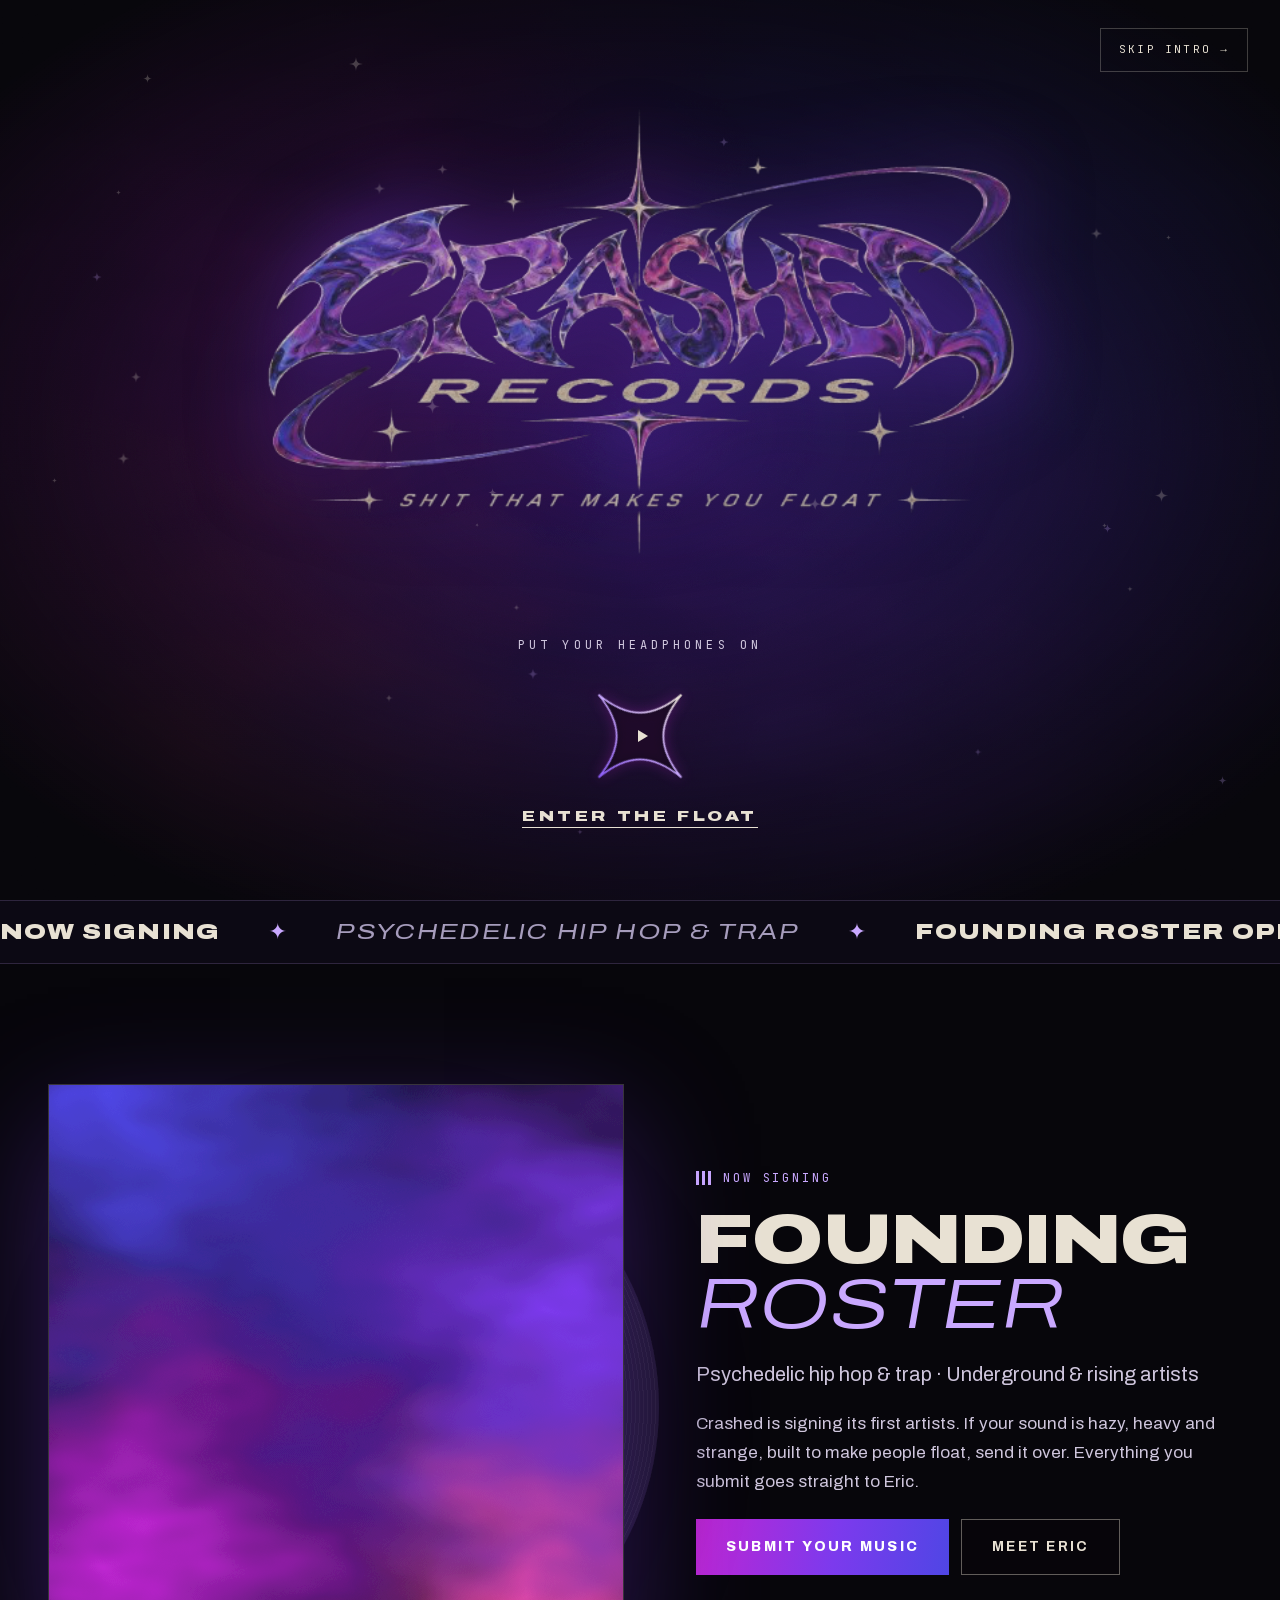
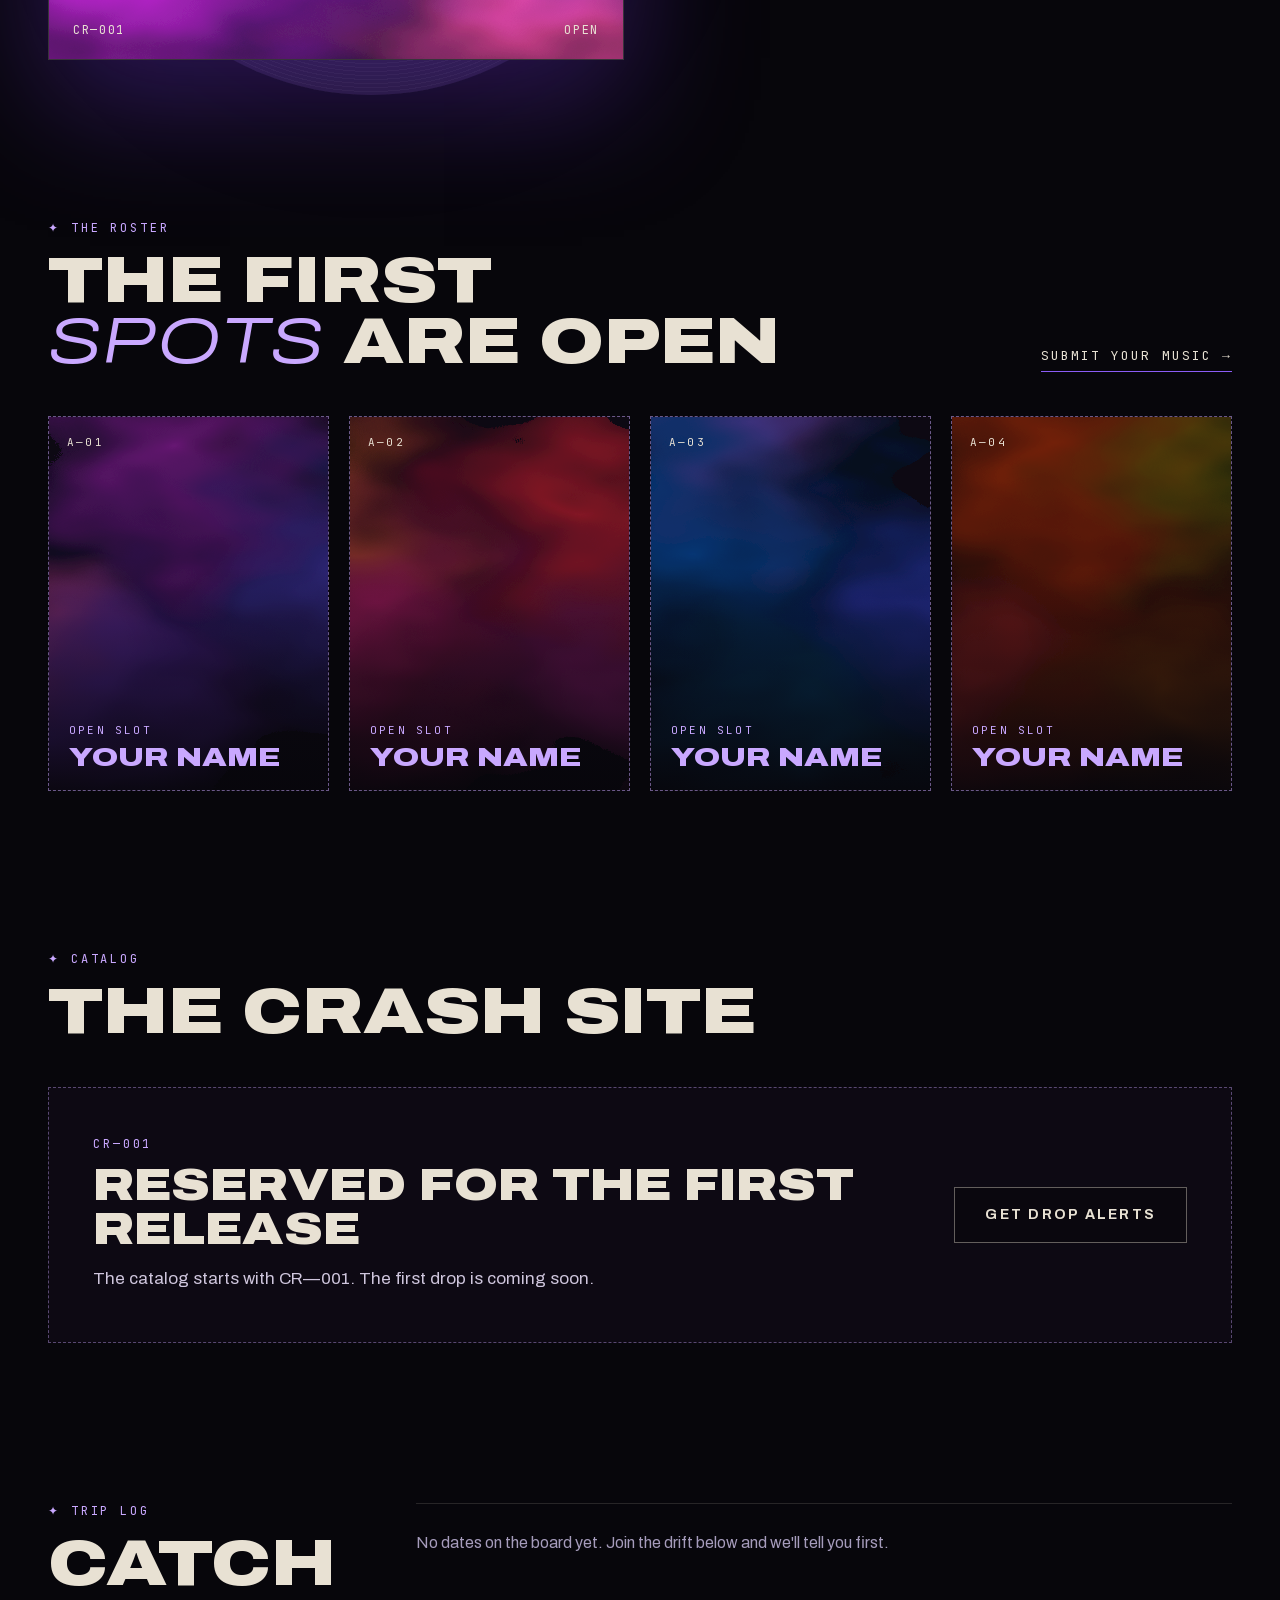
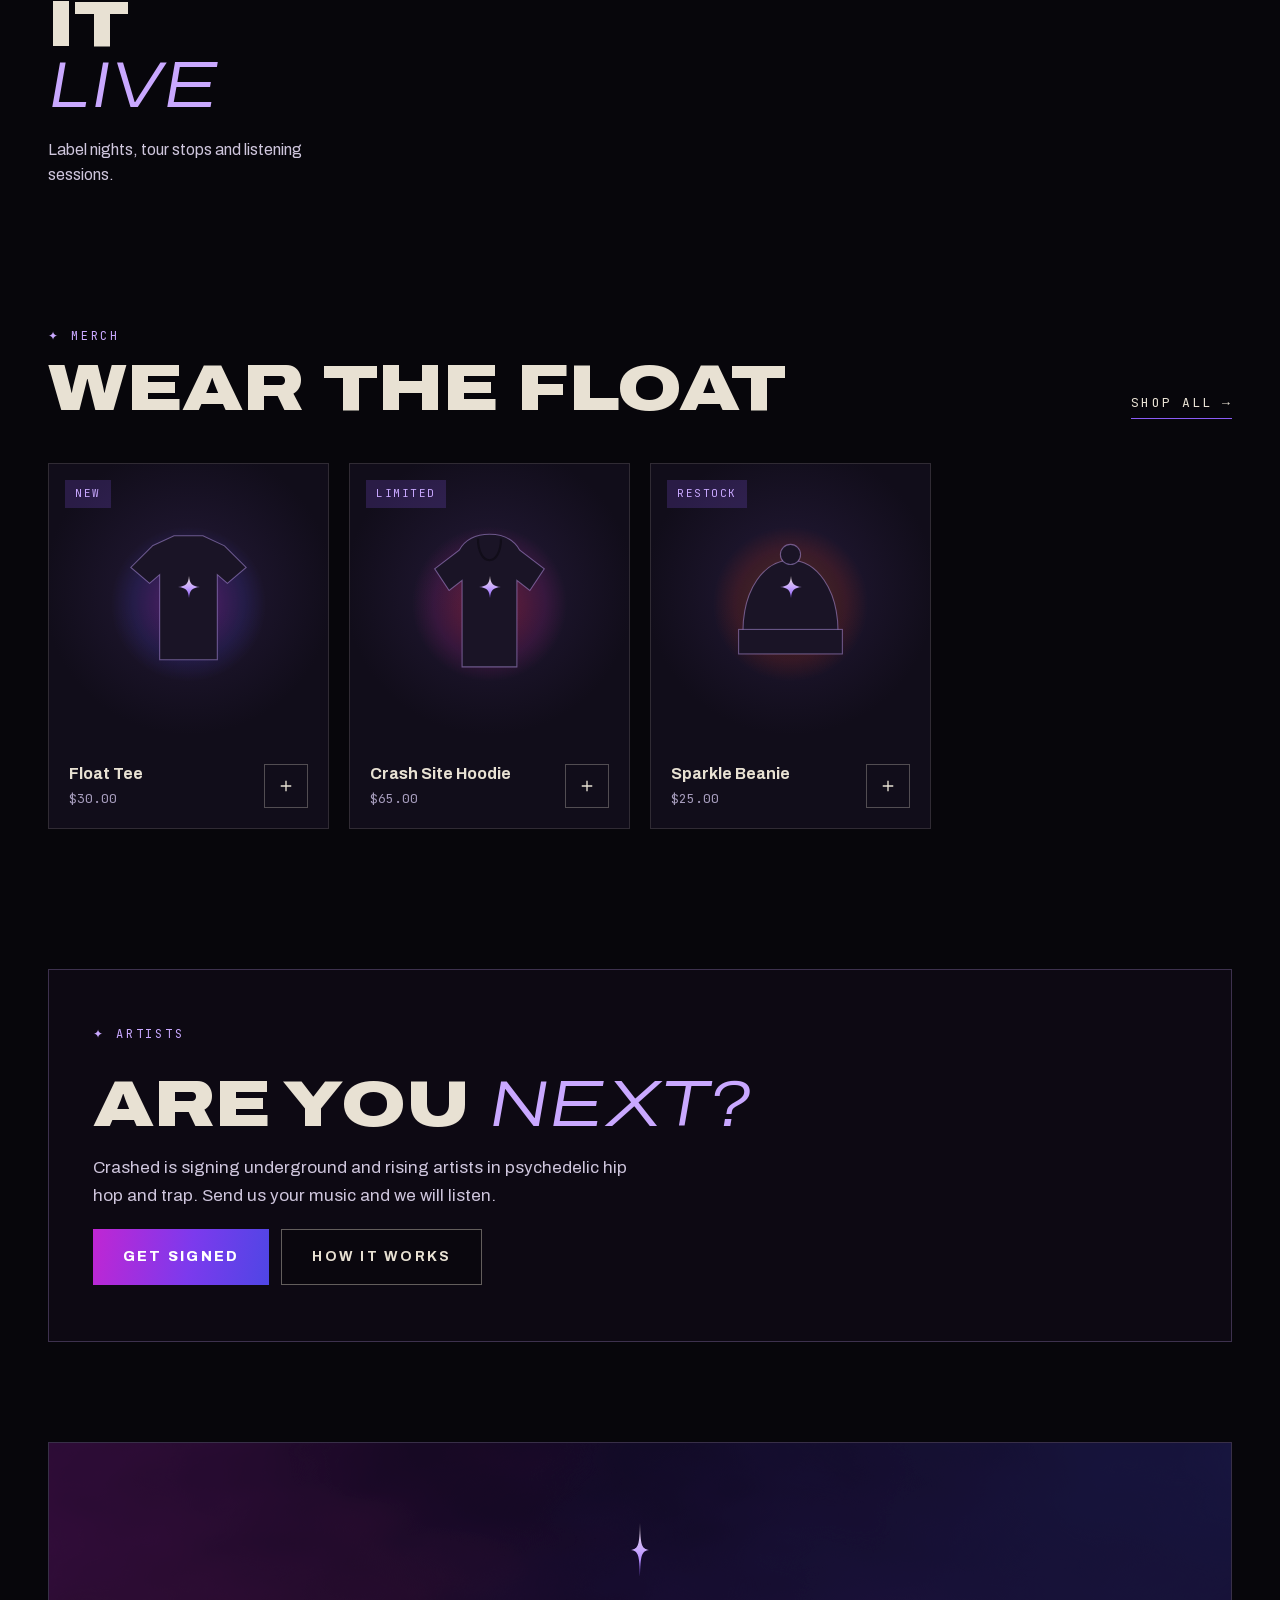
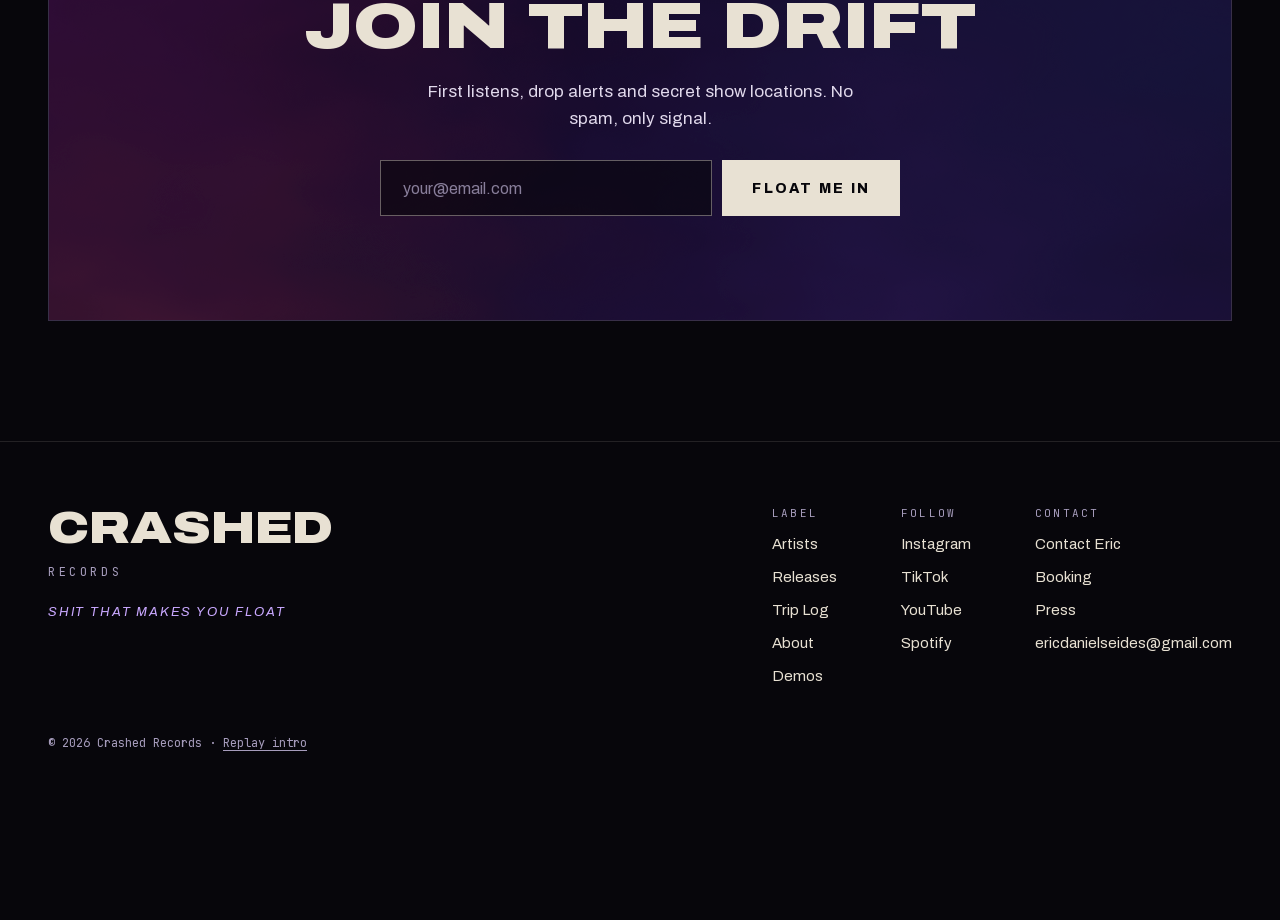
<file: index.html>
<!DOCTYPE html>
<html lang="en">
<head>
<meta charset="utf-8">
<meta name="viewport" content="width=device-width, initial-scale=1, viewport-fit=cover">
<title>Crashed Records</title>
<meta name="description" content="Crashed Records — psychedelic hip hop & rap from the other side of the sky. Shit that makes you float.">
<meta name="theme-color" content="#07060B">
<meta property="og:type" content="website">
<meta property="og:title" content="Crashed Records">
<meta property="og:description" content="Psychedelic hip hop & rap from the other side of the sky.">
<meta property="og:site_name" content="Crashed Records">
<meta property="og:url" content="https://crashedrecords.com/">
<meta property="og:image" content="https://crashedrecords.com/assets/img/og-image.png">
<meta property="og:image:width" content="1200">
<meta property="og:image:height" content="630">
<meta name="twitter:card" content="summary_large_image">
<meta name="twitter:title" content="Crashed Records">
<meta name="twitter:description" content="Psychedelic hip hop & rap from the other side of the sky.">
<meta name="twitter:image" content="https://crashedrecords.com/assets/img/og-image.png">
<link rel="canonical" href="https://crashedrecords.com/">
<link rel="icon" href="data:image/svg+xml,%3Csvg xmlns='http://www.w3.org/2000/svg' viewBox='0 0 24 24'%3E%3Cdefs%3E%3ClinearGradient id='g' x1='0' y1='0' x2='0' y2='1'%3E%3Cstop offset='0' stop-color='%23E8E1D3'/%3E%3Cstop offset='.5' stop-color='%23C9A8FF'/%3E%3Cstop offset='1' stop-color='%238B5CF6'/%3E%3C/linearGradient%3E%3C/defs%3E%3Cpath d='M12 0C12.8 8.6 15.4 11.2 24 12C15.4 12.8 12.8 15.4 12 24C11.2 15.4 8.6 12.8 0 12C8.6 11.2 11.2 8.6 12 0Z' fill='url(%23g)'/%3E%3C/svg%3E">
<link rel="preload" href="assets/fonts/archivo-latin.woff2" as="font" type="font/woff2" crossorigin>
<link rel="stylesheet" href="assets/css/styles.css">
<link rel="stylesheet" href="assets/css/intro.css">
</head>
<body>
<a href="#view" class="skip-link">Skip to content</a>

<!-- shared SVG defs: liquid marble warp, film grain, star gradient -->
<svg aria-hidden="true" width="0" height="0" style="position:absolute">
  <defs>
    <filter id="cr-liquid" x="-20%" y="-20%" width="140%" height="140%">
      <feTurbulence type="fractalNoise" baseFrequency="0.006 0.011" numOctaves="3" seed="11" result="t"/>
      <feDisplacementMap in="SourceGraphic" in2="t" scale="220" xChannelSelector="R" yChannelSelector="G"/>
    </filter>
    <filter id="cr-grain">
      <feTurbulence type="fractalNoise" baseFrequency="0.85" numOctaves="2" stitchTiles="stitch"/>
      <feColorMatrix type="saturate" values="0"/>
    </filter>
    <linearGradient id="cr-star" x1="0" y1="0" x2="0" y2="1">
      <stop offset="0" stop-color="#E8E1D3"/><stop offset=".5" stop-color="#C9A8FF"/><stop offset="1" stop-color="#8B5CF6"/>
    </linearGradient>
  </defs>
</svg>

<header class="site-header">
  <nav aria-label="Primary" class="nav">
    <a href="#/" class="brand" aria-label="Crashed Records home">
      <svg aria-hidden="true" width="20" height="20" viewBox="0 0 24 24"><path d="M12 0C12.8 8.6 15.4 11.2 24 12C15.4 12.8 12.8 15.4 12 24C11.2 15.4 8.6 12.8 0 12C8.6 11.2 11.2 8.6 12 0Z" fill="url(#cr-star)"/></svg>
      CRASHED
    </a>
    <div class="nav-links">
      <a href="#/artists" data-nav="artists">Artists</a>
      <a href="#/releases" data-nav="releases">Releases</a>
      <a href="#/trip-log" data-nav="trip-log">Trip Log</a>
      <a href="#/visuals" data-nav="visuals">Visuals</a>
      <a href="#/shop" data-nav="merch">Merch</a>
      <a href="#/about" data-nav="about">About</a>
      <a href="#/get-signed" class="nav-cta" data-nav="signed">Get signed</a>
    </div>
    <div class="nav-actions">
      <button type="button" aria-label="Search" class="cr-star-btn" data-action="open-search">
        <svg aria-hidden="true" class="cr-star-shape" viewBox="0 0 64 64"><path d="M32 1C34 21 43 30 63 32C43 34 34 43 32 63C30 43 21 34 1 32C21 30 30 21 32 1Z" fill="rgba(7,6,11,.55)" stroke="url(#cr-star)" stroke-width="1.2"/></svg>
        <svg aria-hidden="true" width="14" height="14" viewBox="0 0 24 24" fill="none" stroke="currentColor" stroke-width="2.2" style="position:relative"><circle cx="11" cy="11" r="7"/><path d="M20 20l-3.5-3.5"/></svg>
      </button>
      <button type="button" aria-label="Cart" class="cr-star-btn" data-action="open-cart">
        <svg aria-hidden="true" class="cr-star-shape" viewBox="0 0 64 64"><path d="M32 1C34 21 43 30 63 32C43 34 34 43 32 63C30 43 21 34 1 32C21 30 30 21 32 1Z" fill="rgba(7,6,11,.55)" stroke="url(#cr-star)" stroke-width="1.2"/></svg>
        <svg aria-hidden="true" width="14" height="14" viewBox="0 0 24 24" fill="none" stroke="currentColor" stroke-width="2.2" style="position:relative"><path d="M6 7h12l-1 13H7L6 7z"/><path d="M9 7a3 3 0 016 0"/></svg>
        <span class="cart-count" hidden>0</span>
      </button>
      <button type="button" class="btn-listen cr-btn" data-action="listen">Listen</button>
      <button type="button" class="menu-btn" aria-label="Open menu" aria-expanded="false" aria-controls="mobile-menu" data-action="open-menu">
        <svg aria-hidden="true" width="18" height="18" viewBox="0 0 24 24" fill="none" stroke="currentColor" stroke-width="1.8"><path d="M4 8h16M4 16h16"/></svg>
      </button>
    </div>
  </nav>
</header>

<main id="view" tabindex="-1"></main>

<!-- ============ PERSISTENT PLAYER ============ -->
<div class="player-dock">
  <div id="player" class="player" role="region" aria-label="Music player" data-react>
    <div aria-hidden="true" class="p-disc"><div class="cr-liquid" style="position:absolute;inset:-30%"><div class="cr-marble" style="position:absolute;inset:0"></div></div><span class="p-hole"></span></div>
    <button type="button" class="p-skip hide-sm" data-action="prev" aria-label="Previous track"><svg aria-hidden="true" width="14" height="14" viewBox="0 0 24 24"><path d="M6 5h2v14H6zM20 5v14L9 12z" fill="currentColor"/></svg></button>
    <button type="button" class="p-toggle" data-action="toggle" aria-label="Play"></button>
    <button type="button" class="p-skip hide-sm" data-action="next" aria-label="Next track"><svg aria-hidden="true" width="14" height="14" viewBox="0 0 24 24"><path d="M16 5h2v14h-2zM4 5v14l11-7z" fill="currentColor"/></svg></button>
    <div class="p-info">
      <a class="p-title" href="#/"></a>
      <a class="p-artist" href="#/"></a>
    </div>
    <div class="p-progress hide-sm">
      <span class="p-cur">0:00</span>
      <input class="p-seek range" type="range" min="0" max="1" step="0.001" value="0" aria-label="Seek">
      <span class="p-dur">0:00</span>
    </div>
    <label class="p-volume hide-md"><span class="sr-only">Volume</span>
      <svg aria-hidden="true" width="16" height="16" viewBox="0 0 24 24" fill="none" stroke="currentColor" stroke-width="1.8"><path d="M4 9h4l5-4v14l-5-4H4z"/><path d="M16 9a4 4 0 010 6"/></svg>
      <input class="p-vol range" type="range" min="0" max="1" step="0.01" value="0.8">
    </label>
    <button type="button" class="p-queue-btn p-float-btn" data-action="float" aria-label="Float mode: full-screen listening"><svg aria-hidden="true" width="14" height="14" viewBox="0 0 24 24" fill="none" stroke="currentColor" stroke-width="2"><path d="M4 9V4h5M20 9V4h-5M4 15v5h5M20 15v5h-5"/></svg><span class="hide-sm">Float</span></button>
    <button type="button" class="p-queue-btn" data-action="queue" aria-expanded="false" aria-controls="queue">Queue</button>
    <div id="queue" class="queue" hidden>
      <p class="credit-h">Playing from <span class="queue-from"></span></p>
      <ol id="queue-list"></ol>
      <button type="button" id="viz-toggle" class="viz-toggle" aria-pressed="true">Reactive visuals <span class="viz-toggle-state">On</span></button>
    </div>
  </div>
</div>

<!-- ============ OVERLAYS ============ -->
<div id="float" class="layer layer-float" role="dialog" aria-modal="true" aria-label="Float mode" hidden>
  <div aria-hidden="true" class="cr-liquid float-bg" data-viz="float" data-viz-zoom="1.5"><div class="cr-marble float-marble"></div></div>
  <div aria-hidden="true" class="float-shade"></div>
  <div class="float-top">
    <p class="eyebrow">✦ Float mode</p>
    <div class="float-tools">
      <button type="button" class="float-btn f-fs" data-action="float-fs">Full screen</button>
      <button type="button" class="float-btn" data-action="close">Exit <kbd>Esc</kbd></button>
    </div>
  </div>
  <div class="float-center" data-react>
    <p class="float-release"></p>
    <h2 class="float-title"></h2>
    <p class="float-artist"></p>
  </div>
  <div class="float-bottom">
    <div class="float-progress"><span class="f-cur">0:00</span><input class="f-seek range" type="range" min="0" max="1" step="0.001" value="0" aria-label="Seek"><span class="f-dur">0:00</span></div>
    <div class="float-controls">
      <button type="button" class="f-skip" data-action="prev" aria-label="Previous track"><svg aria-hidden="true" width="16" height="16" viewBox="0 0 24 24"><path d="M6 5h2v14H6zM20 5v14L9 12z" fill="currentColor"/></svg></button>
      <button type="button" class="f-toggle" data-action="toggle" data-autofocus aria-label="Play"></button>
      <button type="button" class="f-skip" data-action="next" aria-label="Next track"><svg aria-hidden="true" width="16" height="16" viewBox="0 0 24 24"><path d="M16 5h2v14h-2zM4 5v14l11-7z" fill="currentColor"/></svg></button>
    </div>
    <p class="float-hint">Space play / pause · ← → seek · F full screen · Esc exit</p>
  </div>
</div>

<div id="search" class="layer layer-search" role="dialog" aria-modal="true" aria-label="Search" hidden>
  <div class="layer-backdrop"></div>
  <div class="search-panel">
    <div class="search-bar">
      <svg aria-hidden="true" width="20" height="20" viewBox="0 0 24 24" fill="none" stroke="currentColor" stroke-width="2"><circle cx="11" cy="11" r="7"/><path d="M20 20l-3.5-3.5"/></svg>
      <label for="search-input" class="sr-only">Search</label>
      <input id="search-input" type="search" placeholder="Search the float…" autocomplete="off" data-autofocus>
      <button type="button" class="close-btn" data-action="close" aria-label="Close search">Esc</button>
    </div>
    <div id="search-results" class="search-results" aria-live="polite"></div>
  </div>
</div>

<div id="cart" class="layer layer-drawer" role="dialog" aria-modal="true" aria-labelledby="cart-h" hidden>
  <div class="layer-backdrop"></div>
  <aside class="drawer">
    <div class="drawer-head"><h2 id="cart-h" class="h-buy">Your cart</h2><button type="button" class="close-btn" data-action="close" aria-label="Close cart">✕</button></div>
    <div id="cart-body" class="drawer-body"></div>
    <div id="cart-foot" class="drawer-foot"></div>
  </aside>
</div>

<div id="product-modal" class="layer layer-modal" role="dialog" aria-modal="true" aria-labelledby="product-title" hidden>
  <div class="layer-backdrop"></div>
  <div class="modal"><button type="button" class="close-btn modal-close" data-action="close" aria-label="Close">✕</button><div id="product-body"></div></div>
</div>

<div id="video-modal" class="layer layer-modal" role="dialog" aria-modal="true" aria-label="Video" hidden>
  <div class="layer-backdrop"></div>
  <div class="modal modal-video"><button type="button" class="close-btn modal-close" data-action="close" aria-label="Close video">✕</button><div id="video-frame" class="video-frame"></div></div>
</div>

<div id="mobile-menu" class="layer layer-menu" role="dialog" aria-modal="true" aria-label="Menu" hidden>
  <div class="menu-panel">
    <div class="menu-head">
      <a href="#/" class="brand">CRASHED</a>
      <button type="button" class="close-btn" data-action="close" aria-label="Close menu">✕</button>
    </div>
    <nav class="mobile-menu" aria-label="Mobile">
      <a href="#/artists" data-nav="artists">Artists</a>
      <a href="#/releases" data-nav="releases">Releases</a>
      <a href="#/shows" data-nav="trip-log">Trip Log</a>
      <a href="#/visuals" data-nav="visuals">Visuals</a>
      <a href="#/shop" data-nav="merch">Merch</a>
      <a href="#/about" data-nav="about">About</a>
      <a href="#/get-signed" data-nav="signed">Get signed</a>
      <a href="#/contact/general" data-nav="contact">Contact</a>
    </nav>
    <div class="menu-foot">
      <button type="button" class="btn btn-prism" data-action="listen">Listen now</button>
      <button type="button" class="btn btn-ghost" data-action="open-search">Search</button>
    </div>
  </div>
</div>

<div id="toast" class="toast" role="status" aria-live="polite"></div>

<noscript><p style="padding:120px 24px;color:#E8E1D3;font-family:sans-serif;text-align:center">Crashed Records needs JavaScript to float. Please enable it.</p></noscript>

<script src="assets/js/data.js"></script>
<script>/* preview the site with sample artists and releases: add ?demo to the address */
if (/[?&]demo(=|&|$)/.test(location.search)) document.write('<script src="assets/js/sample-content.js"><\/script>');</script>
<script src="assets/js/player.js"></script>
<script src="assets/js/ambient.js"></script>
<script src="assets/js/app.js"></script>
<script src="assets/js/viz.js"></script>
<script src="assets/js/intro.js"></script>
</body>
</html>
</file>
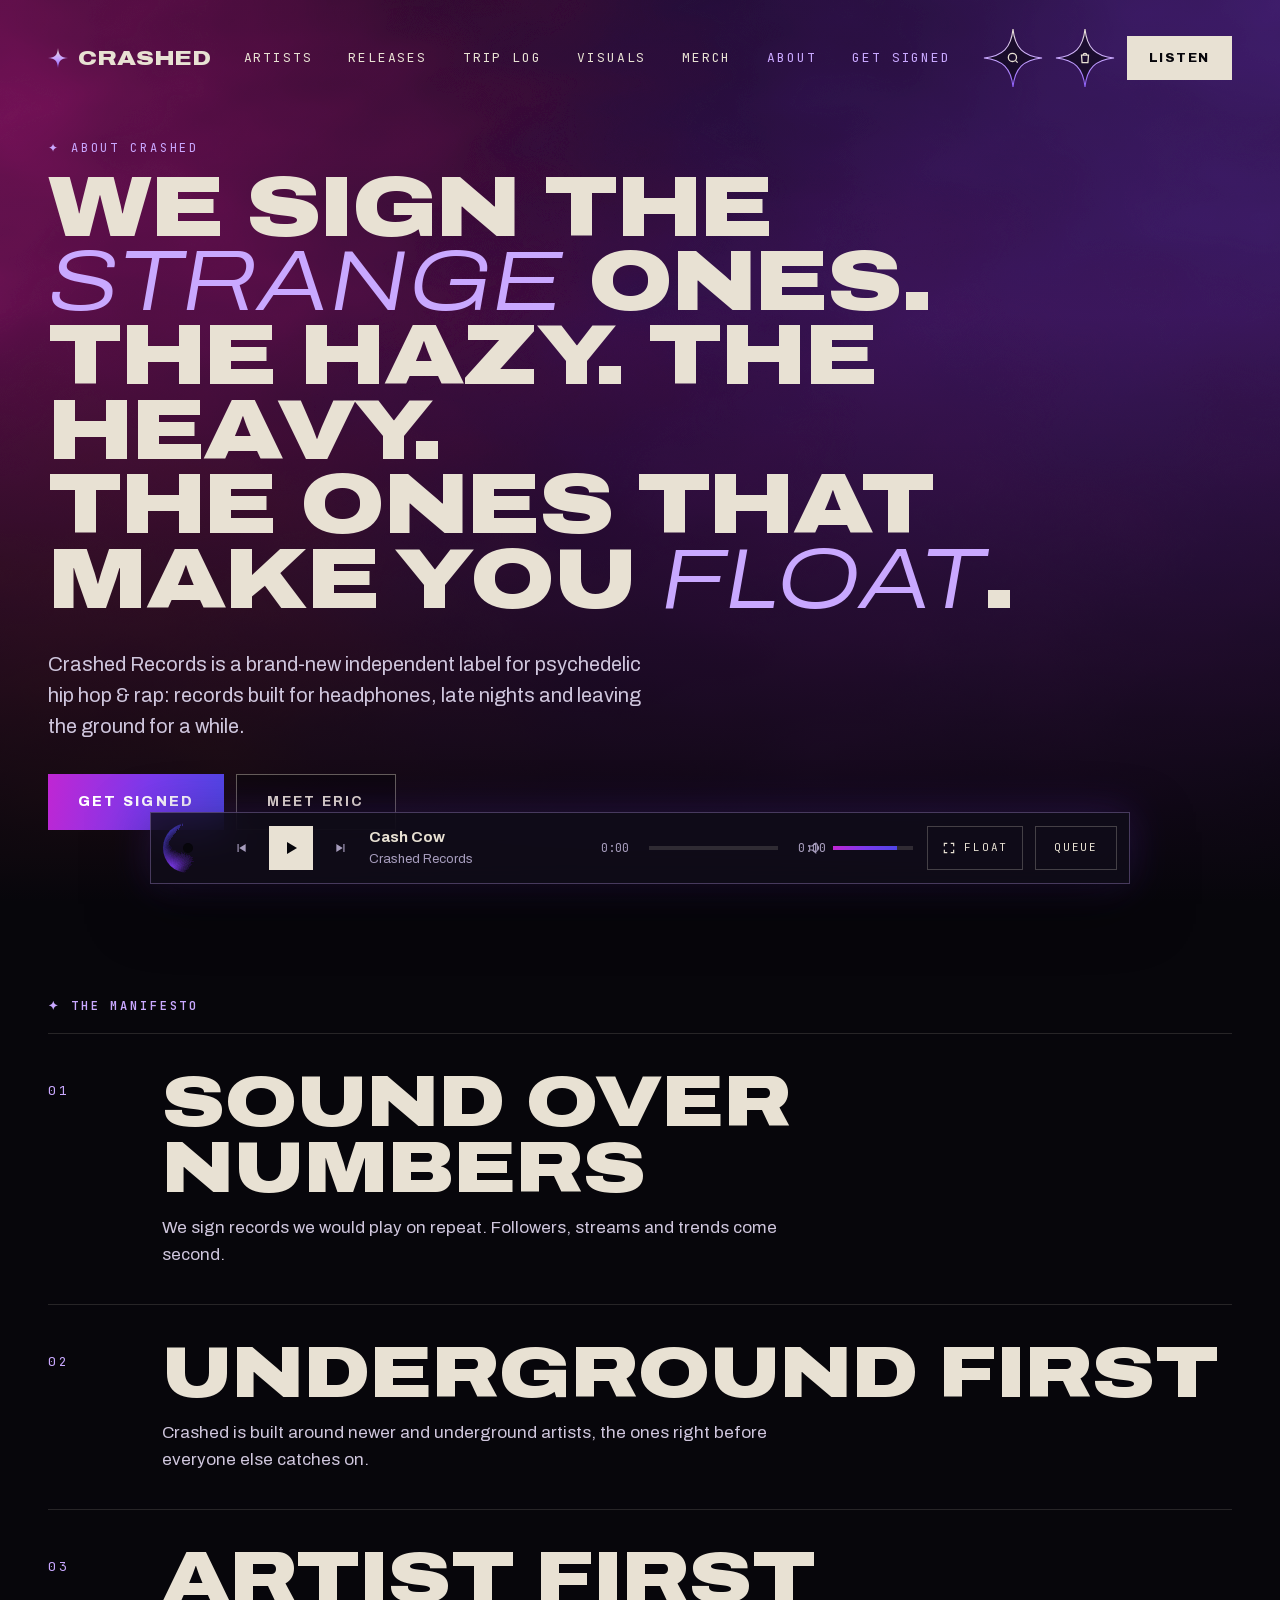
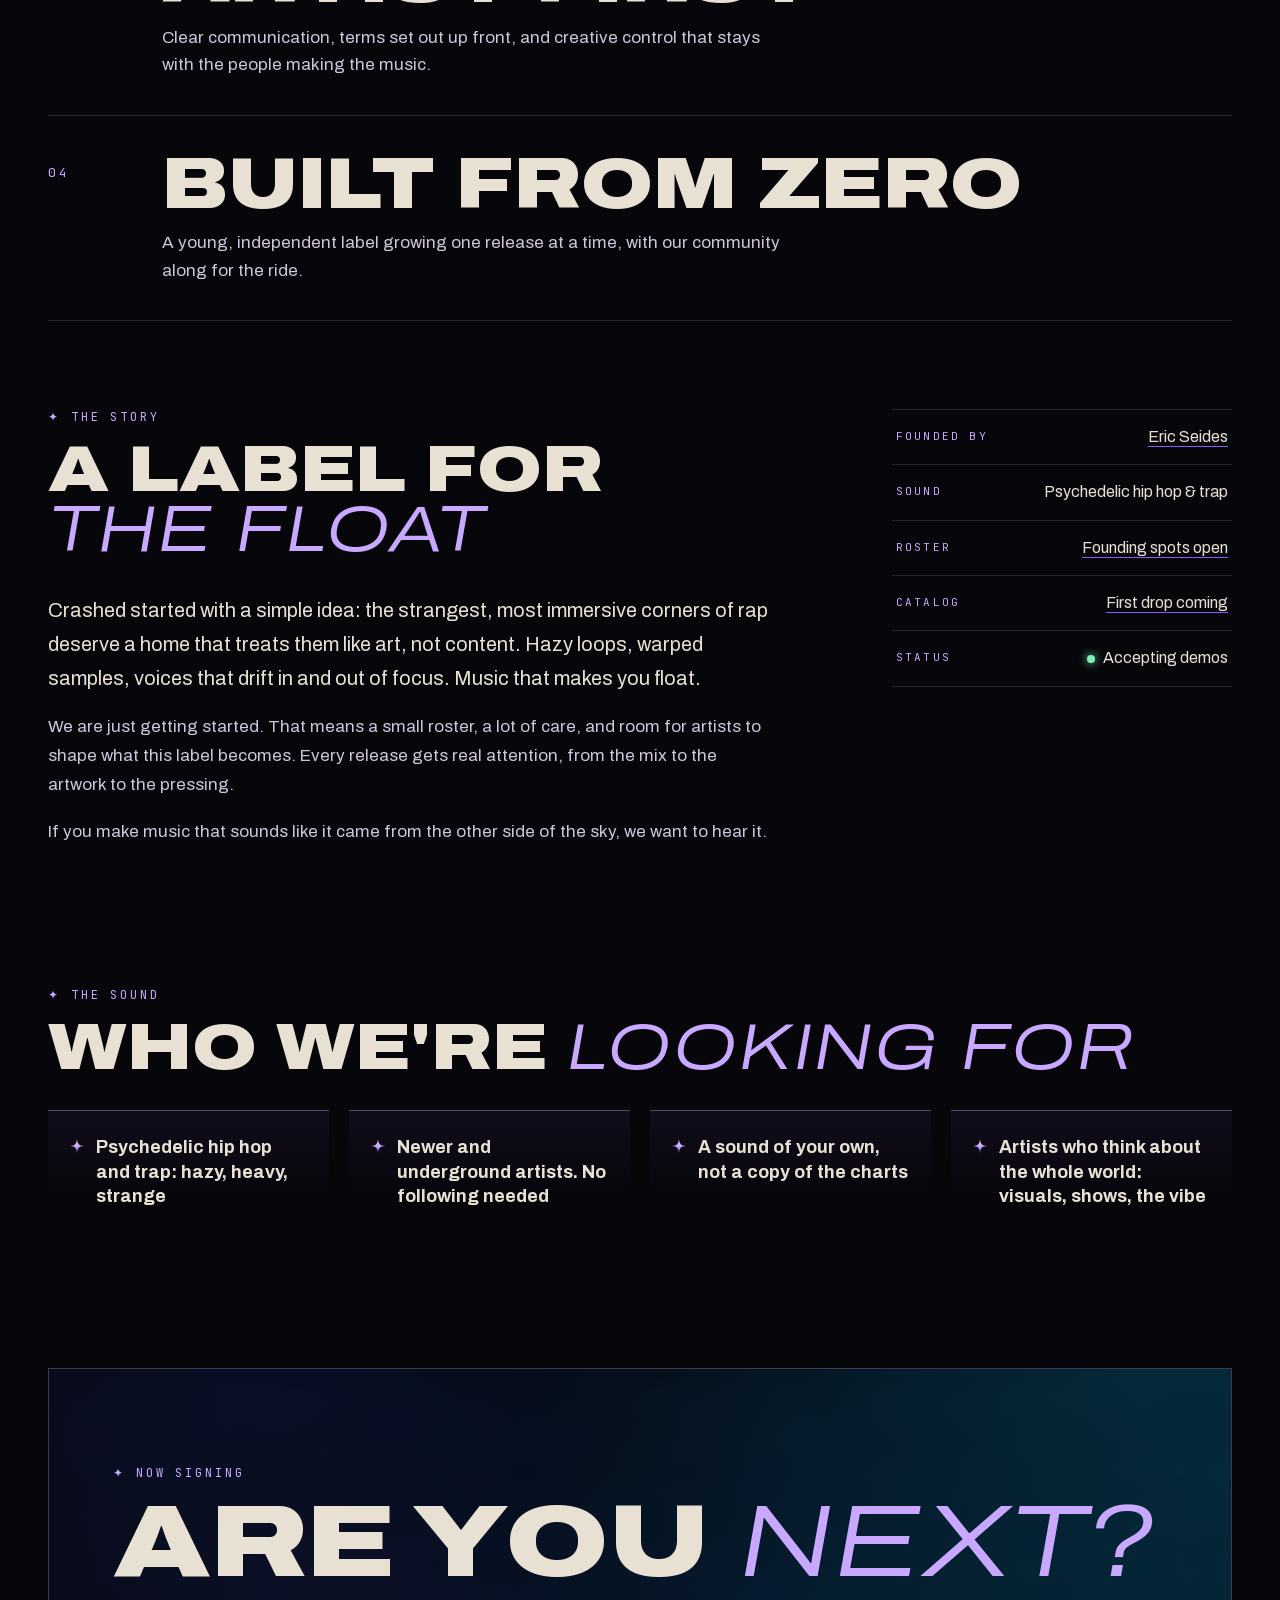
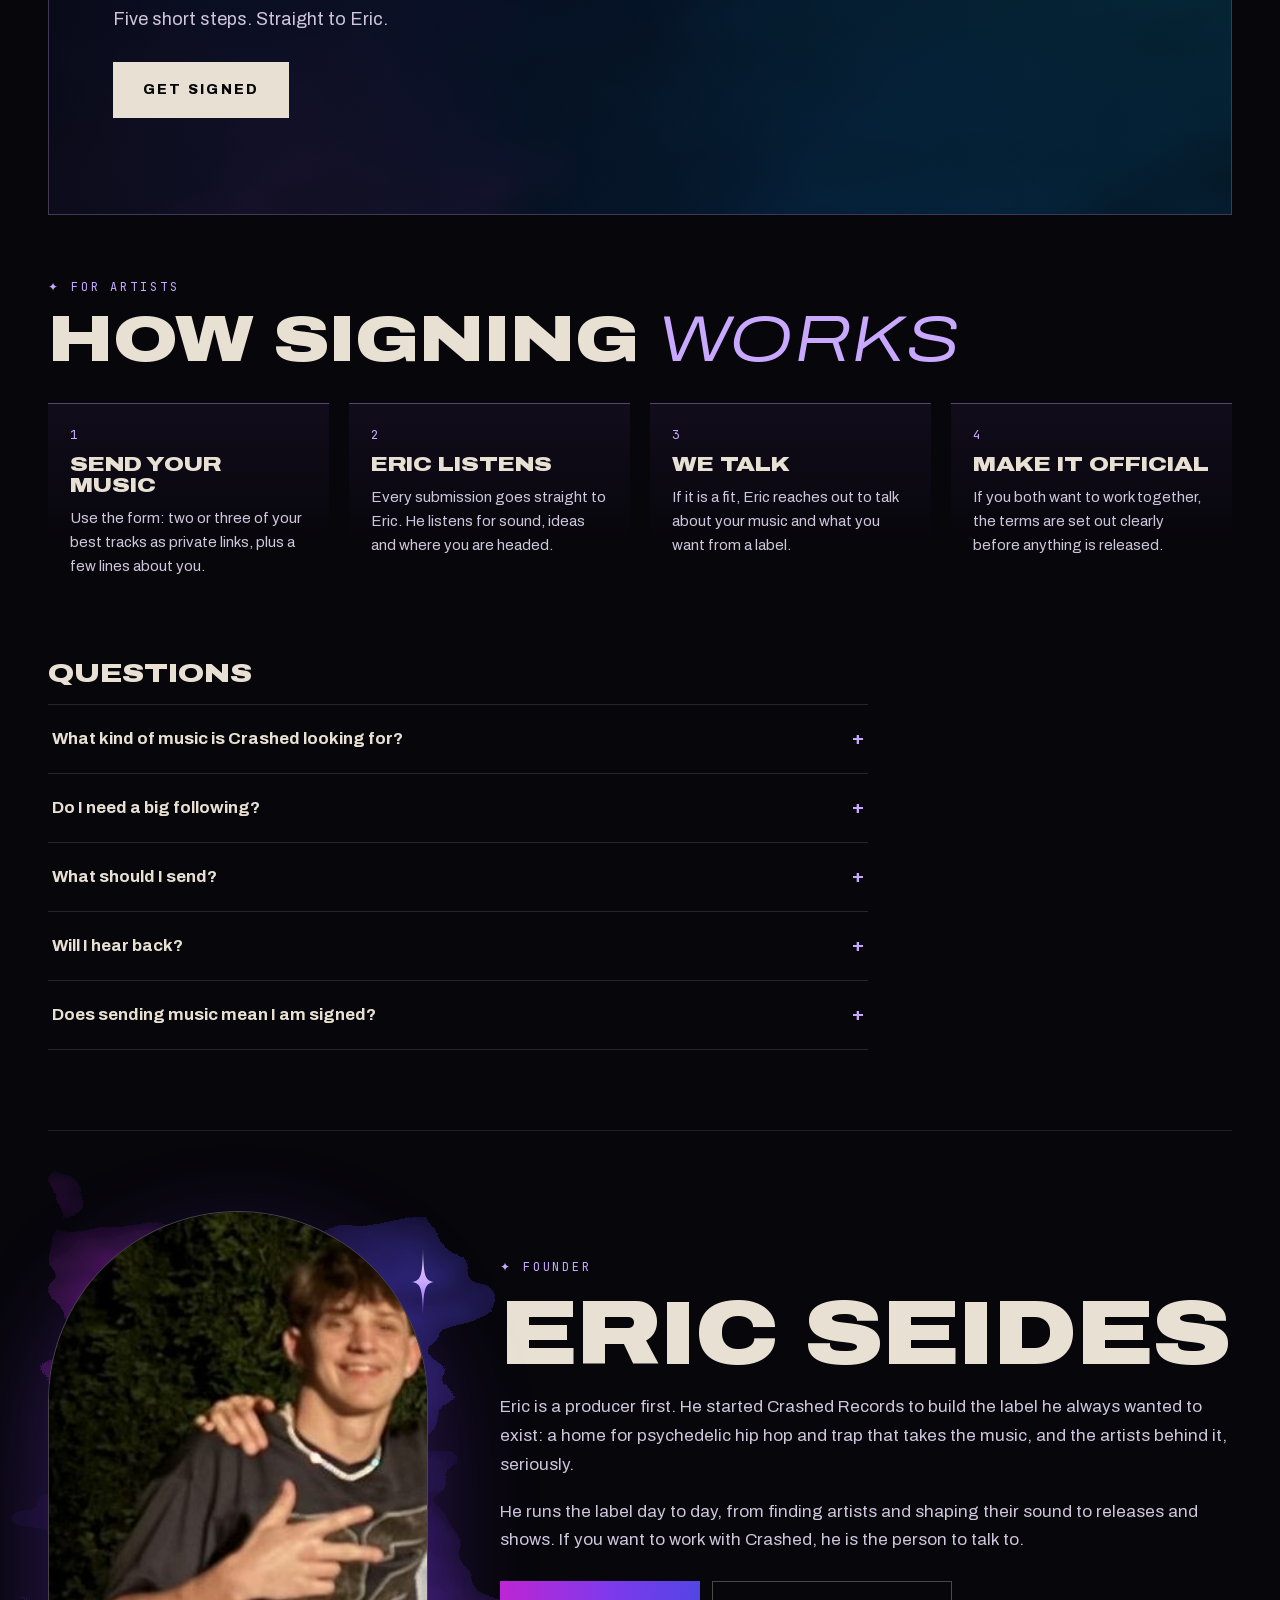
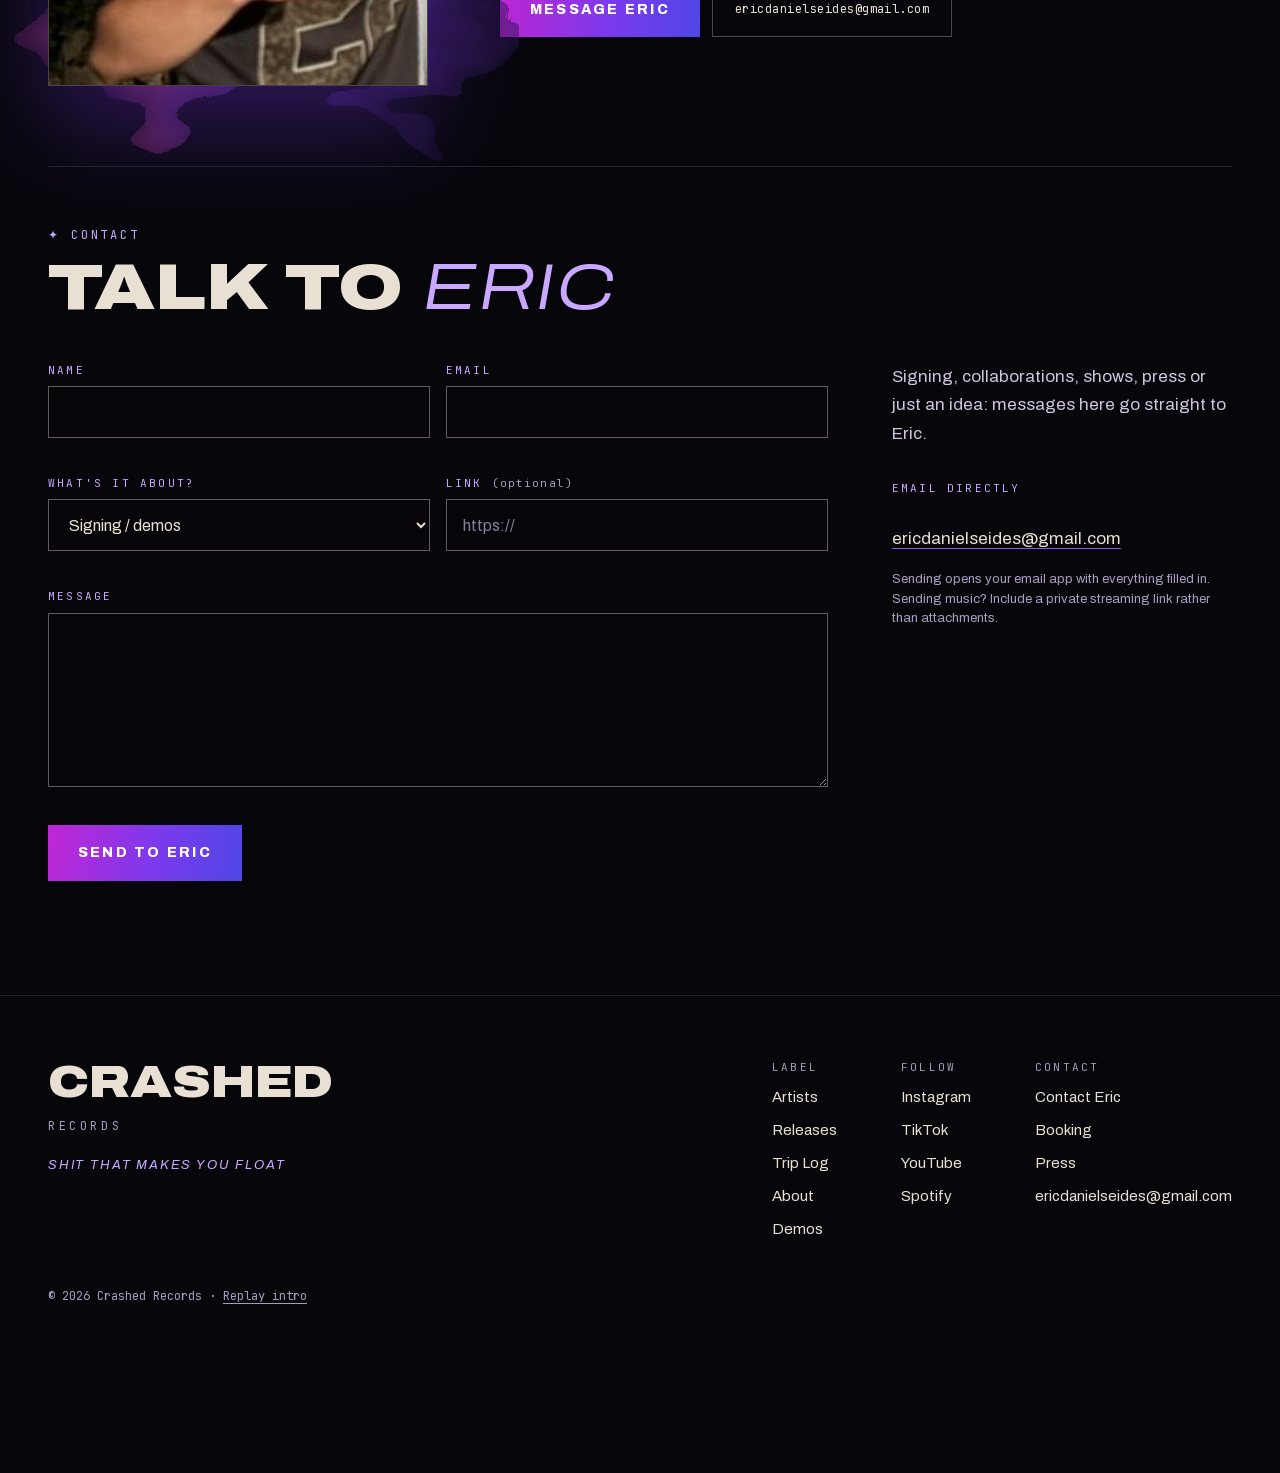
<file: share/about/index.html>
<!doctype html>
<html lang="en">
<head>
<meta charset="utf-8">
<meta name="viewport" content="width=device-width, initial-scale=1">
<title>About · Crashed Records</title>
<meta name="description" content="Crashed Records is a brand-new independent label for psychedelic hip hop &amp; rap: records built for headphones, late nights and leaving the ground for a while.">
<link rel="canonical" href="https://crashedrecords.com/share/about/">
<meta property="og:type" content="website">
<meta property="og:site_name" content="Crashed Records">
<meta property="og:title" content="About · Crashed Records">
<meta property="og:description" content="Crashed Records is a brand-new independent label for psychedelic hip hop &amp; rap: records built for headphones, late nights and leaving the ground for a while.">
<meta property="og:url" content="https://crashedrecords.com/share/about/">
<meta property="og:image" content="https://crashedrecords.com/assets/img/og-image.png">
<meta name="twitter:card" content="summary_large_image">
<meta name="twitter:title" content="About · Crashed Records">
<meta name="twitter:description" content="Crashed Records is a brand-new independent label for psychedelic hip hop &amp; rap: records built for headphones, late nights and leaving the ground for a while.">
<meta name="twitter:image" content="https://crashedrecords.com/assets/img/og-image.png">
<meta name="theme-color" content="#07060B">
<meta http-equiv="refresh" content="0;url=../../#/about">
<style>body{margin:0;min-height:100vh;display:grid;place-items:center;background:#07060B;color:#E8E1D3;font:16px system-ui,sans-serif}a{color:#C9A8FF}</style>
</head>
<body>
<p>Taking you to <a href="../../#/about">About · Crashed Records</a>…</p>
<script>location.replace("../../#/about");</script>
</body>
</html>
</file>
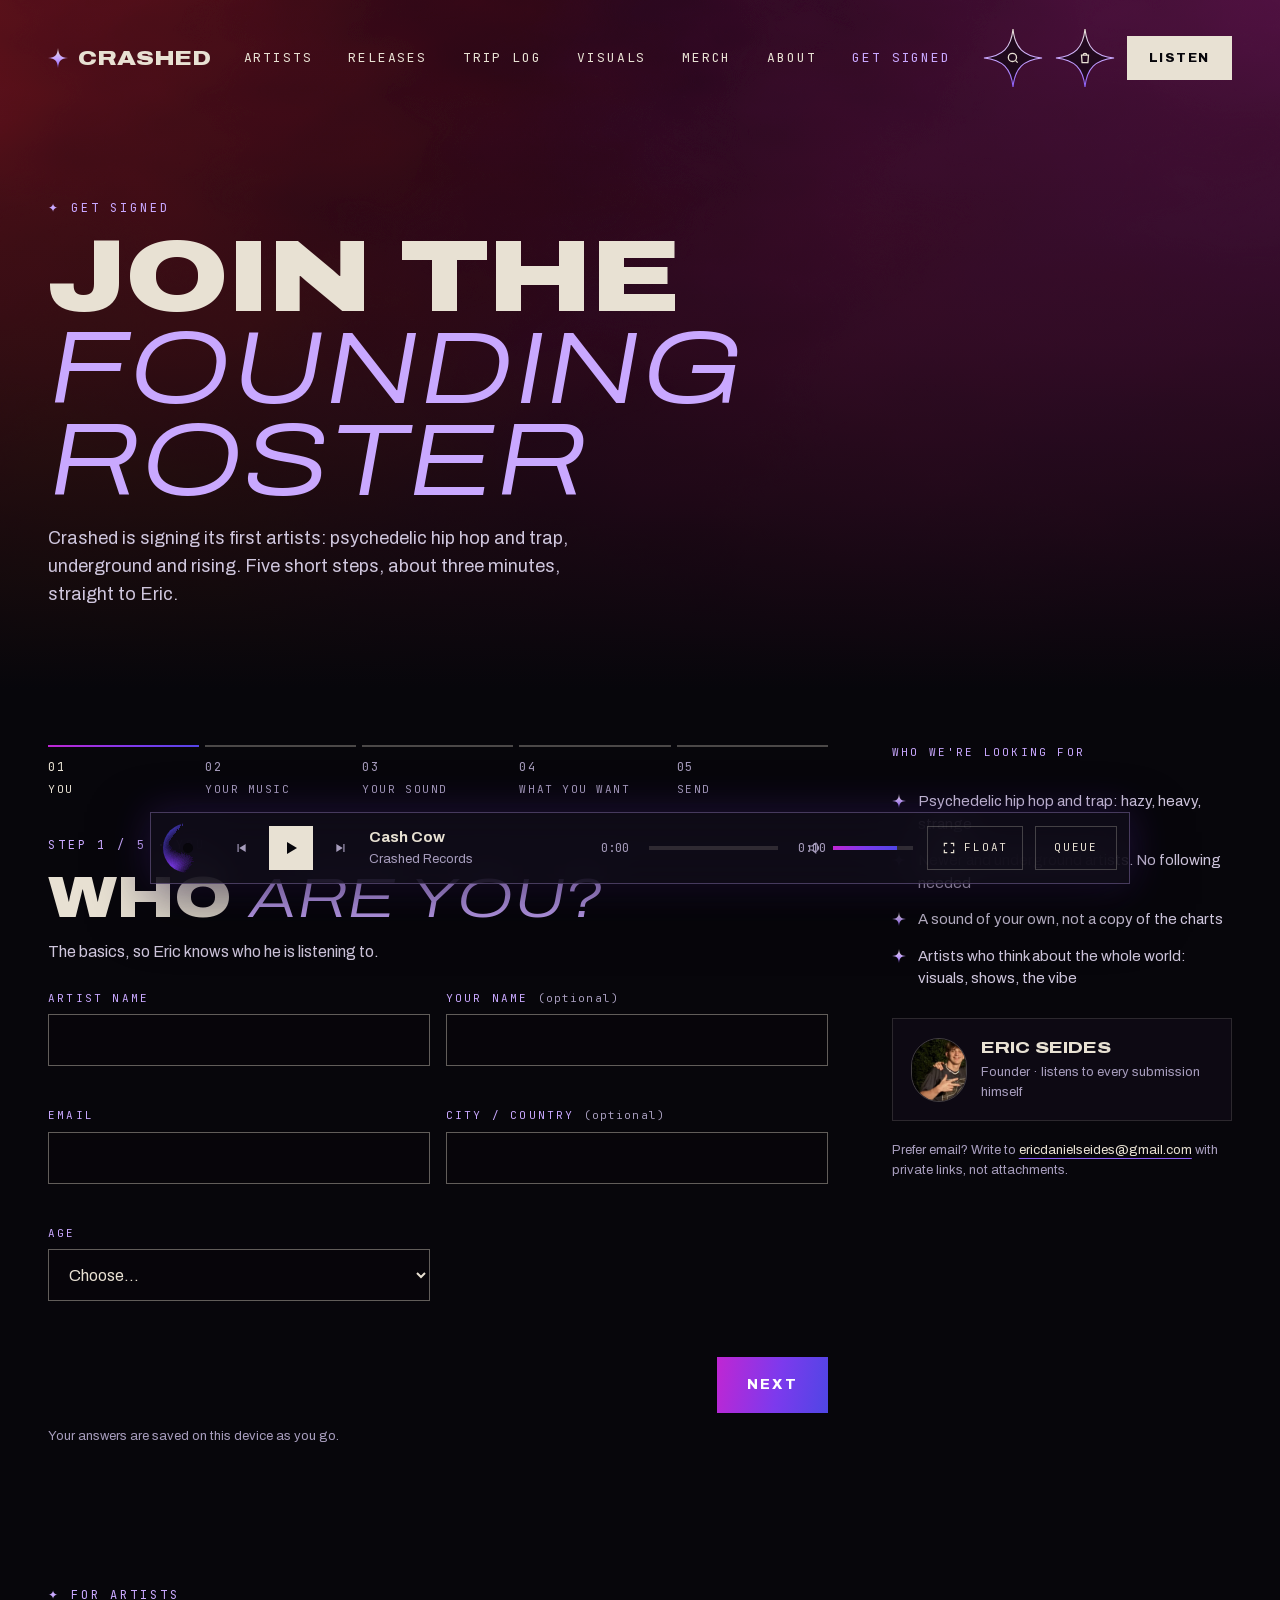
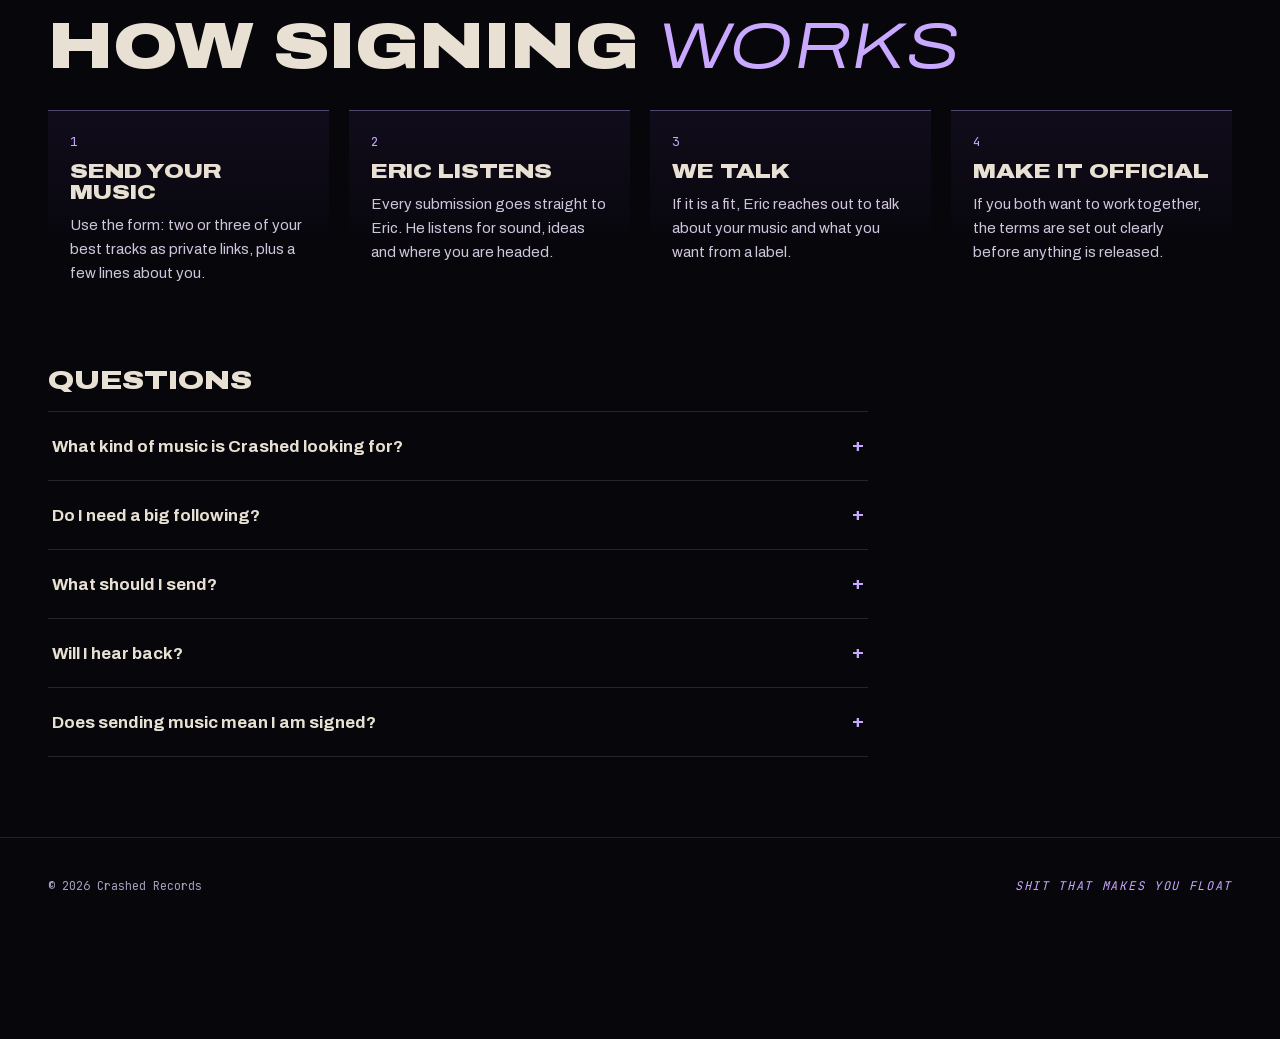
<file: share/get-signed/index.html>
<!doctype html>
<html lang="en">
<head>
<meta charset="utf-8">
<meta name="viewport" content="width=device-width, initial-scale=1">
<title>Get signed · Crashed Records</title>
<meta name="description" content="Send your music to Crashed Records. We are signing underground and rising artists in psychedelic hip hop and trap.">
<link rel="canonical" href="https://crashedrecords.com/share/get-signed/">
<meta property="og:type" content="website">
<meta property="og:site_name" content="Crashed Records">
<meta property="og:title" content="Get signed · Crashed Records">
<meta property="og:description" content="Send your music to Crashed Records. We are signing underground and rising artists in psychedelic hip hop and trap.">
<meta property="og:url" content="https://crashedrecords.com/share/get-signed/">
<meta property="og:image" content="https://crashedrecords.com/assets/img/og-image.png">
<meta name="twitter:card" content="summary_large_image">
<meta name="twitter:title" content="Get signed · Crashed Records">
<meta name="twitter:description" content="Send your music to Crashed Records. We are signing underground and rising artists in psychedelic hip hop and trap.">
<meta name="twitter:image" content="https://crashedrecords.com/assets/img/og-image.png">
<meta name="theme-color" content="#07060B">
<meta http-equiv="refresh" content="0;url=../../#/get-signed">
<style>body{margin:0;min-height:100vh;display:grid;place-items:center;background:#07060B;color:#E8E1D3;font:16px system-ui,sans-serif}a{color:#C9A8FF}</style>
</head>
<body>
<p>Taking you to <a href="../../#/get-signed">Get signed · Crashed Records</a>…</p>
<script>location.replace("../../#/get-signed");</script>
</body>
</html>
</file>
<file: assets/css/styles.css>
/* ==========================================================================
   Crashed Records — styles
   Tokens from the style guide: Void ground, liquid violet marble, Bone type.
   ========================================================================== */

/* ---------- fonts (self-hosted, OFL — see assets/fonts/LICENSES.txt) ---------- */
@font-face { font-family: 'Archivo'; font-style: normal; font-weight: 100 900; font-stretch: 62% 125%; font-display: swap;
  src: url('../fonts/archivo-latin-ext.woff2') format('woff2');
  unicode-range: U+0100-02BA, U+02BD-02C5, U+02C7-02CC, U+02CE-02D7, U+02DD-02FF, U+0304, U+0308, U+0329, U+1D00-1DBF, U+1E00-1E9F, U+1EF2-1EFF, U+2020, U+20A0-20AB, U+20AD-20C4, U+2113, U+2C60-2C7F, U+A720-A7FF; }
@font-face { font-family: 'Archivo'; font-style: normal; font-weight: 100 900; font-stretch: 62% 125%; font-display: swap;
  src: url('../fonts/archivo-latin.woff2') format('woff2');
  unicode-range: U+0000-00FF, U+0131, U+0152-0153, U+02BB-02BC, U+02C6, U+02DA, U+02DC, U+0304, U+0308, U+0329, U+2000-206F, U+20AC, U+2122, U+2191, U+2193, U+2212, U+2215, U+FEFF, U+FFFD; }
@font-face { font-family: 'Archivo'; font-style: italic; font-weight: 100 900; font-stretch: 62% 125%; font-display: swap;
  src: url('../fonts/archivo-italic-latin-ext.woff2') format('woff2');
  unicode-range: U+0100-02BA, U+02BD-02C5, U+02C7-02CC, U+02CE-02D7, U+02DD-02FF, U+0304, U+0308, U+0329, U+1D00-1DBF, U+1E00-1E9F, U+1EF2-1EFF, U+2020, U+20A0-20AB, U+20AD-20C4, U+2113, U+2C60-2C7F, U+A720-A7FF; }
@font-face { font-family: 'Archivo'; font-style: italic; font-weight: 100 900; font-stretch: 62% 125%; font-display: swap;
  src: url('../fonts/archivo-italic-latin.woff2') format('woff2');
  unicode-range: U+0000-00FF, U+0131, U+0152-0153, U+02BB-02BC, U+02C6, U+02DA, U+02DC, U+0304, U+0308, U+0329, U+2000-206F, U+20AC, U+2122, U+2191, U+2193, U+2212, U+2215, U+FEFF, U+FFFD; }
@font-face { font-family: 'JetBrains Mono'; font-style: normal; font-weight: 400 600; font-display: swap;
  src: url('../fonts/jetbrains-mono-latin-ext.woff2') format('woff2');
  unicode-range: U+0100-02BA, U+02BD-02C5, U+02C7-02CC, U+02CE-02D7, U+02DD-02FF, U+0304, U+0308, U+0329, U+1D00-1DBF, U+1E00-1E9F, U+1EF2-1EFF, U+2020, U+20A0-20AB, U+20AD-20C4, U+2113, U+2C60-2C7F, U+A720-A7FF; }
@font-face { font-family: 'JetBrains Mono'; font-style: normal; font-weight: 400 600; font-display: swap;
  src: url('../fonts/jetbrains-mono-latin.woff2') format('woff2');
  unicode-range: U+0000-00FF, U+0131, U+0152-0153, U+02BB-02BC, U+02C6, U+02DA, U+02DC, U+0304, U+0308, U+0329, U+2000-206F, U+20AC, U+2122, U+2191, U+2193, U+2212, U+2215, U+FEFF, U+FFFD; }

/* ---------- tokens ---------- */
:root {
  --void: #07060B; --deep: #110D1A; --deep-2: #1A1426; --bone: #E8E1D3; --haze: #A69CBC; --mist: #CFC6DD;
  --lilac: #C9A8FF; --purple: #8B5CF6; --violet: #7C3AED; --magenta: #C026D3; --indigo: #4F46E5;
  --prism: linear-gradient(100deg, #C026D3, #7C3AED 55%, #4F46E5);
  --line: rgba(232,225,211,.12); --line-2: rgba(232,225,211,.14); --line-3: rgba(232,225,211,.3);
  --mono: 'JetBrains Mono', ui-monospace, monospace;
  --sans: Archivo, system-ui, sans-serif;
  --gutter: 48px;
  --ease: cubic-bezier(.2,.7,.2,1);
  color-scheme: dark;
}

/* ---------- base ---------- */
*, *::before, *::after { box-sizing: border-box; }
html { -webkit-text-size-adjust: 100%; scroll-padding-top: 24px; }
body { margin: 0; background: var(--void); color: var(--bone); font-family: var(--sans); font-size: 16px; line-height: 1.4; overflow-x: hidden; -webkit-font-smoothing: antialiased; padding-bottom: 104px; }
body.locked { overflow: hidden; }
a { color: var(--bone); text-decoration: none; }
a:hover { color: var(--lilac); }
button { font: inherit; color: inherit; }
img { max-width: 100%; }
:focus-visible { outline: 2px solid var(--lilac); outline-offset: 3px; }
#view { outline: none; position: relative; overflow: hidden; min-height: 100vh; }
.sr-only { position: absolute; width: 1px; height: 1px; overflow: hidden; clip: rect(0 0 0 0); white-space: nowrap; }
.skip-link { position: absolute; left: 12px; top: -60px; z-index: 100; padding: 12px 18px; background: var(--bone); color: var(--void); font-weight: 800; }
.skip-link:focus { top: 12px; }
.muted { color: var(--haze); }

/* ---------- motion ---------- */
@keyframes cr-spin { to { transform: rotate(360deg); } }
@keyframes cr-float { 0%,100% { transform: translateY(0); } 50% { transform: translateY(-14px); } }
@keyframes cr-twinkle { 0%,100% { opacity: .3; transform: scale(.8); } 50% { opacity: 1; transform: scale(1.1); } }
@keyframes cr-marquee { to { transform: translateX(-50%); } }
@keyframes cr-eq { 0%,100% { transform: scaleY(.3); } 50% { transform: scaleY(1); } }
@keyframes cr-bump { 50% { transform: scale(1.35); } }

/* ---------- signature: liquid marble ---------- */
.cr-liquid { filter: url(#cr-liquid); }
.cr-marble { background:
  radial-gradient(circle at 22% 28%, #C026D3 0, transparent 34%),
  radial-gradient(circle at 78% 22%, #4F46E5 0, transparent 38%),
  radial-gradient(circle at 62% 78%, #7C3AED 0, transparent 42%),
  radial-gradient(circle at 28% 82%, #EC4899 0, transparent 30%),
  radial-gradient(circle at 50% 50%, #2E1065 0, transparent 70%), #140B24; }
.art-img { position: absolute; inset: 0; width: 100%; height: 100%; object-fit: cover; }
.cr-art { transition: transform .8s var(--ease); }
.cr-card { transition: border-color .3s, transform .3s; }
.cr-card:hover, a:hover > .cr-card { border-color: rgba(201,168,255,.55) !important; transform: translateY(-4px); }
.cr-card:hover .cr-art, a:hover > .cr-card .cr-art { transform: scale(1.08) rotate(4deg); }
.cr-btn { transition: box-shadow .3s, transform .2s; }
.cr-btn:hover { box-shadow: 0 0 36px rgba(192,38,211,.6); transform: translateY(-1px); }
.cr-row { transition: background .2s; }
.cr-row:hover { background: rgba(139,92,246,.10); }
.cr-outline { -webkit-text-stroke: 1.5px var(--bone); color: transparent; }
.grain { position: absolute; inset: 0; width: 100%; height: 100%; opacity: .14; mix-blend-mode: overlay; pointer-events: none; }
.twinkle { position: absolute; z-index: 2; animation: cr-twinkle 4s ease-in-out infinite; }

/* ---------- layout ---------- */
.wrap { max-width: calc(1344px + var(--gutter) * 2); margin: 0 auto; padding: 0 var(--gutter); position: relative; }
.sec { padding: 60px 0 100px; }
.sec-tight { padding: 40px 0 100px; }
.sec-sm { padding: 40px 0 80px; }
.sec-head { display: flex; justify-content: space-between; align-items: flex-end; gap: 24px; flex-wrap: wrap; margin-bottom: 44px; }
.sec-foot { margin: 36px 0 0; }
.split { padding: 80px 0; display: flex; flex-wrap: wrap; gap: 72px; }
.split-main { flex: 999 1 560px; min-width: 0; }
.split-side { flex: 1 1 340px; display: flex; flex-direction: column; gap: 20px; }
.narrow-page { max-width: 760px; padding-top: 180px; padding-bottom: 140px; display: flex; flex-direction: column; gap: 20px; align-items: flex-start; }

/* ---------- type ---------- */
.eyebrow { margin: 0 0 14px; font-family: var(--mono); font-size: 12px; letter-spacing: .24em; text-transform: uppercase; color: var(--lilac); }
.eyebrow-eq { display: flex; align-items: center; gap: 12px; margin: 0; }
.h-display, .h-section, .h-sub, .h-buy, .h-join, .nf-title, .release-title, .artist-name, .video-title { font-stretch: 125%; font-weight: 900; text-transform: uppercase; margin: 0; }
.h-display { font-size: clamp(48px, 8vw, 120px); line-height: .9; letter-spacing: -.01em; }
.h-section { font-size: clamp(40px, 5vw, 72px); line-height: .95; }
.h-sub { font-size: 36px; margin: 0 0 28px; line-height: 1; }
.h-buy { font-size: 26px; }
.h-join { font-size: clamp(36px, 5vw, 64px); line-height: .95; }
.accent { font-style: italic; font-weight: 300; color: var(--lilac); }
.lede { margin: 18px 0 0; max-width: 520px; font-size: 18px; line-height: 1.55; color: var(--mist); }
.body-copy { margin: 0; font-size: 17px; line-height: 1.7; color: var(--mist); }
.fine { margin: 0; font-size: 13px; line-height: 1.5; color: var(--haze); }
.count { margin: 0; font-family: var(--mono); font-size: 13px; letter-spacing: .14em; text-transform: uppercase; color: var(--haze); }
.empty { margin: 0; padding: 28px 0; font-size: 16px; color: var(--haze); border-top: 1px solid var(--line-2); }
.u-link { color: var(--bone); text-decoration: underline; text-underline-offset: 4px; text-decoration-color: var(--purple); }
.more-link { font-family: var(--mono); font-size: 13px; letter-spacing: .16em; text-transform: uppercase; border-bottom: 1px solid var(--purple); padding-bottom: 6px; }
.back-link { font-family: var(--mono); font-size: 12px; letter-spacing: .2em; text-transform: uppercase; color: var(--mist); }
.credit-h { margin: 0 0 10px; font-family: var(--mono); font-size: 11px; letter-spacing: .2em; text-transform: uppercase; color: var(--lilac); }
.credit { margin: 0; font-size: 17px; }

/* ---------- buttons ---------- */
.btn { height: 56px; padding: 0 30px; border: 0; border-radius: 0; display: inline-flex; align-items: center; gap: 12px; font-weight: 800; font-size: 14px; letter-spacing: .16em; text-transform: uppercase; cursor: pointer; white-space: nowrap; }
.btn-52 { height: 52px; padding: 0 26px; font-size: 13px; letter-spacing: .14em; }
.btn-prism { background: var(--prism); color: #fff; }
.btn-prism:hover { color: #fff; }
.btn-bone { background: var(--bone); color: var(--void); }
.btn-bone:hover { color: var(--void); }
.btn-ghost { border: 1px solid rgba(232,225,211,.4); background: rgba(7,6,11,.45); color: var(--bone); font-weight: 700; }
.btn-follow { border: 1px solid rgba(232,225,211,.4); background: rgba(7,6,11,.45); color: var(--bone); font-weight: 700; padding: 0 28px; }
.btn-follow[aria-pressed="true"] { background: var(--bone); color: var(--void); border-color: var(--bone); }
.btn-mono, .btn-line { height: 56px; padding: 0 22px; border-radius: 0; border: 1px solid var(--line-3); background: transparent; color: var(--bone); display: inline-flex; align-items: center; font-family: var(--mono); font-size: 12px; letter-spacing: .14em; text-transform: uppercase; cursor: pointer; transition: border-color .2s, color .2s; white-space: nowrap; }
.btn-mono.btn-52 { height: 52px; }
.btn-line { height: 44px; padding: 0 20px; border-color: rgba(232,225,211,.35); }
.btn-mono:hover, .btn-line:hover { border-color: var(--lilac); color: var(--lilac); }
.btn-row { display: flex; gap: 12px; flex-wrap: wrap; }
.icon-btn { width: 44px; height: 44px; flex: none; border-radius: 0; border: 1px solid var(--line-3); background: transparent; color: var(--bone); display: grid; place-items: center; cursor: pointer; transition: border-color .2s, color .2s, background .2s; }
.icon-btn:hover { border-color: var(--lilac); color: var(--lilac); background: rgba(139,92,246,.12); }
.chips { display: flex; gap: 8px; flex-wrap: wrap; }
.chip { height: 44px; padding: 0 18px; border-radius: 0; cursor: pointer; font-family: var(--mono); font-size: 12px; letter-spacing: .14em; text-transform: uppercase; background: transparent; color: var(--bone); border: 1px solid var(--line-3); display: inline-flex; align-items: center; transition: background .2s, color .2s, border-color .2s; }
.chip:hover { border-color: var(--lilac); color: var(--lilac); }
.chip[aria-pressed="true"], .chip[aria-current="page"], .chip[aria-checked="true"] { background: var(--bone); color: var(--void); border-color: var(--bone); }
.tag { padding: 8px 14px; border-radius: 0; border: 1px solid rgba(201,168,255,.35); font-family: var(--mono); font-size: 12px; letter-spacing: .1em; text-transform: uppercase; color: var(--lilac); }
.tags { display: flex; flex-wrap: wrap; gap: 8px; }
.socials { display: flex; gap: 10px; margin-top: 8px; }

/* ---------- header ---------- */
.site-header { position: absolute; top: 0; left: 0; right: 0; z-index: 20; padding: 28px var(--gutter) 0; }
.nav { max-width: 1344px; margin: 0 auto; display: flex; align-items: center; justify-content: space-between; gap: 24px; }
.brand { display: flex; align-items: center; gap: 10px; font-stretch: 125%; font-weight: 900; font-size: 20px; letter-spacing: .04em; }
.nav-links { display: flex; gap: 36px; font-family: var(--mono); font-size: 13px; letter-spacing: .14em; text-transform: uppercase; }
.nav-links a.active { color: var(--lilac); }
.nav-actions { display: flex; gap: 12px; align-items: center; }
.cr-star-btn { position: relative; width: 60px; height: 60px; padding: 0; border: 0; background: transparent; color: var(--bone); display: grid; place-items: center; cursor: pointer; }
.cr-star-shape { position: absolute; inset: 0; width: 100%; height: 100%; overflow: visible; transition: transform .4s var(--ease), filter .3s; }
.cr-star-btn:hover .cr-star-shape { transform: scale(1.15) rotate(45deg); filter: drop-shadow(0 0 10px #C026D3); }
.cart-count { position: absolute; top: 6px; right: 4px; min-width: 20px; height: 20px; padding: 0 5px; background: var(--prism); color: #fff; font-family: var(--mono); font-size: 11px; font-weight: 600; display: grid; place-items: center; }
.cart-count[hidden] { display: none; }
.cart-count.bump { animation: cr-bump .4s var(--ease); }
.btn-listen { height: 44px; padding: 0 22px; border: 0; border-radius: 0; background: var(--bone); color: var(--void); display: flex; align-items: center; font-weight: 800; font-size: 13px; letter-spacing: .12em; text-transform: uppercase; cursor: pointer; }
.menu-btn { display: none; width: 44px; height: 44px; border-radius: 0; border: 1px solid var(--line-3); background: rgba(7,6,11,.4); color: var(--bone); place-items: center; cursor: pointer; }

/* ---------- home: hero ---------- */
.hero { position: relative; height: max(100vh, 720px); max-height: 980px; overflow: hidden; display: flex; flex-direction: column; padding-top: 110px; }
.hero-bg { position: absolute; inset: -15%; opacity: .62; }
.hero-marble { position: absolute; inset: -25%; animation: cr-spin 90s linear infinite; }
.hero-vignette { position: absolute; inset: 0; background: radial-gradient(ellipse 70% 60% at 50% 46%, rgba(7,6,11,.15) 0, rgba(7,6,11,.75) 70%, #07060B 100%); }
.orbit { position: absolute; left: 50%; top: 50%; width: 1240px; max-width: 120%; transform: translate(-50%,-52%) rotate(-8deg); z-index: 1; opacity: .7; }
.hero-center { position: relative; z-index: 2; flex: 1; display: flex; flex-direction: column; align-items: center; justify-content: center; gap: 8px; padding: 0 24px; }
.hero-logo { margin: 0; width: min(860px, 100%, max(320px, (100vh - 420px) * 1.5)); aspect-ratio: 612 / 408; animation: cr-float 9s ease-in-out infinite; }
.hero-logo img { display: block; width: 100%; height: auto; filter: drop-shadow(0 0 40px rgba(124,58,237,.45)); }
.hero-text { margin: 16px 0 0; max-width: 560px; text-align: center; font-size: 18px; line-height: 1.55; color: var(--mist); }
.hero-ctas { display: flex; gap: 14px; margin-top: 28px; flex-wrap: wrap; justify-content: center; }
.scroll-cue { position: relative; z-index: 2; align-self: center; margin-bottom: 36px; display: flex; flex-direction: column; align-items: center; gap: 10px; font-family: var(--mono); font-size: 11px; letter-spacing: .3em; text-transform: uppercase; color: var(--haze); }
.scroll-cue span { width: 1px; height: 40px; background: linear-gradient(#C9A8FF, transparent); }

/* marquee */
.marquee { border-top: 1px solid rgba(201,168,255,.18); border-bottom: 1px solid rgba(201,168,255,.18); overflow: hidden; height: 64px; display: flex; align-items: center; background: #0C0914; }
.marquee-track { display: flex; gap: 48px; padding-right: 48px; white-space: nowrap; animation: cr-marquee 38s linear infinite; font-stretch: 125%; font-weight: 900; font-size: 22px; letter-spacing: .06em; text-transform: uppercase; }
.m-star { color: var(--lilac); }
.m-it { font-style: italic; font-weight: 400; color: var(--haze); }

/* now floating */
.now-floating { padding: 120px 0 100px; display: flex; flex-wrap: wrap; gap: 72px; align-items: center; }
.nf-art { flex: 1 1 460px; max-width: 580px; position: relative; }
.vinyl-bg { position: absolute; inset: 6% -6% -6% 6%; border-radius: 999px; background: radial-gradient(circle, #1A1426 0 18%, #07060B 19% 20%, #1A1426 21% 100%); animation: cr-spin 6s linear infinite; box-shadow: 0 30px 80px rgba(0,0,0,.6); }
.grooves { position: absolute; inset: 0; border-radius: 999px; background: repeating-radial-gradient(circle, rgba(255,255,255,.04) 0 1px, transparent 1px 4px); }
.cover { display: block; position: relative; aspect-ratio: 1; border-radius: 0; overflow: hidden; border: 1px solid var(--line-2); background: var(--deep); }
.nf-cover { border-color: rgba(232,225,211,.18); box-shadow: 0 40px 120px rgba(124,58,237,.35); }
.cover-foot { position: absolute; left: 24px; bottom: 20px; right: 24px; display: flex; justify-content: space-between; font-family: var(--mono); font-size: 12px; letter-spacing: .14em; color: var(--bone); }
.cover-no { position: absolute; left: 12px; bottom: 10px; font-family: var(--mono); font-size: 11px; letter-spacing: .14em; color: var(--bone); }
.nf-info { flex: 1 1 420px; min-width: 0; display: flex; flex-direction: column; gap: 22px; }
.nf-title { font-size: clamp(40px, 5.5vw, 84px); line-height: .92; letter-spacing: -.01em; overflow-wrap: break-word; hyphens: auto; }
.nf-by { margin: 0; font-size: 20px; color: var(--mist); }

/* eq bars */
.eq { display: none; gap: 3px; align-items: flex-end; height: 14px; }
.eq span { width: 3px; height: 14px; background: var(--lilac); transform-origin: bottom; animation: cr-eq .9s ease-in-out infinite; }
.eq span:nth-child(2) { animation-delay: .3s; } .eq span:nth-child(3) { animation-delay: .6s; }
.eq.on { display: flex; }

/* tracklists */
.tracklist { list-style: none; margin: 0; padding: 0; border-top: 1px solid var(--line); }
.track { display: grid; grid-template-columns: 44px 1fr auto; gap: 18px; align-items: center; padding: 12px 10px; border-bottom: 1px solid var(--line); }
.track.has-thumb { grid-template-columns: 44px 48px 1fr auto; gap: 16px; }
.track.compact { padding: 6px 10px; font-size: 16px; gap: 12px; }
.track.active { background: rgba(139,92,246,.14); }
.track-btn { width: 44px; height: 44px; border-radius: 0; border: 1px solid rgba(232,225,211,.25); background: transparent; color: var(--bone); display: grid; place-items: center; cursor: pointer; transition: border-color .2s, background .2s; }
.track-btn:hover { border-color: var(--lilac); background: rgba(139,92,246,.15); }
.compact .track-btn { border-color: transparent; }
.compact .track-btn:hover { border-color: rgba(232,225,211,.25); }
.track-n { font-family: var(--mono); font-size: 13px; color: var(--haze); }
.track.playing .track-n { display: none; }
.track.playing .eq { display: flex; }
.track-btn:hover .track-n::before { content: '▶'; font-size: 11px; color: var(--bone); }
.track-btn:hover .track-n { font-size: 0; }
.track-thumb { position: relative; width: 48px; height: 48px; border-radius: 3px; overflow: hidden; }
.track-text { min-width: 0; }
.track-title { margin: 0; font-weight: 700; font-size: 17px; white-space: nowrap; overflow: hidden; text-overflow: ellipsis; }
.compact .track-title { font-weight: 400; font-size: 16px; }
.track.active .track-title { color: var(--lilac); }
.track-sub { margin: 3px 0 0; font-size: 13px; color: var(--haze); }
.track-dur { font-family: var(--mono); font-size: 13px; color: var(--haze); }
.tracklist-total { margin: 16px 10px 0; font-family: var(--mono); font-size: 12px; letter-spacing: .14em; text-transform: uppercase; color: var(--haze); }

/* roster */
.roster-grid { display: grid; grid-template-columns: repeat(auto-fill, minmax(260px, 1fr)); gap: 20px; }
.artist-card { display: block; position: relative; aspect-ratio: 3 / 4; border-radius: 0; overflow: hidden; border: 1px solid var(--line-2); background: var(--deep); }
.artist-card.wide { aspect-ratio: 4 / 3; }
.fade-bottom { position: absolute; inset: 0; background: linear-gradient(transparent 40%, rgba(7,6,11,.92)); }
.artist-no { position: absolute; top: 18px; left: 18px; font-family: var(--mono); font-size: 11px; letter-spacing: .2em; color: var(--bone); }
.artist-card-body { position: absolute; left: 20px; right: 20px; bottom: 20px; }
.artist-card-tag { margin: 0 0 6px; font-family: var(--mono); font-size: 11px; letter-spacing: .2em; text-transform: uppercase; color: var(--lilac); }
.artist-card-name { margin: 0; font-stretch: 125%; font-weight: 900; font-size: 26px; text-transform: uppercase; line-height: 1; color: var(--bone); }
.wide .artist-card-name { font-size: 24px; }
.also-grid { display: grid; grid-template-columns: repeat(auto-fit, minmax(240px, 1fr)); gap: 20px; }

/* releases */
.rel-grid { display: grid; grid-template-columns: repeat(auto-fill, minmax(200px, 1fr)); gap: 24px; }
.rel-grid.wide { grid-template-columns: repeat(auto-fill, minmax(220px, 1fr)); }
.rel-card { display: flex; flex-direction: column; gap: 14px; }
.rel-title { margin: 0; font-weight: 700; font-size: 16px; color: var(--bone); }
.rel-card:hover .rel-title { color: var(--lilac); }
.rel-meta { margin: 4px 0 0; font-size: 14px; color: var(--haze); }

/* trip log */
.trip { display: flex; flex-wrap: wrap; gap: 48px; }
.trip-intro { flex: 1 1 320px; }
.trip-intro .h-section { margin-bottom: 20px; }
.trip-intro .body-copy { max-width: 340px; font-size: 16px; line-height: 1.6; }
.trip .shows, .trip .empty { flex: 999 1 600px; min-width: 0; }
.shows { list-style: none; margin: 0; padding: 0; border-top: 1px solid var(--line-2); }
.show { display: flex; flex-wrap: wrap; align-items: center; gap: 16px 32px; padding: 24px 12px; border-bottom: 1px solid var(--line-2); }
.show-date { width: 110px; font-family: var(--mono); font-size: 14px; letter-spacing: .1em; color: var(--lilac); }
.show-city { flex: 1 1 220px; font-stretch: 125%; font-weight: 800; font-size: 22px; text-transform: uppercase; }
.show-venue { flex: 1 1 180px; font-size: 16px; color: var(--mist); }
.show-venue a { color: var(--mist); text-decoration: underline; text-decoration-color: rgba(139,92,246,.6); text-underline-offset: 3px; }

/* visuals */
.video-card { position: relative; aspect-ratio: 16 / 7; min-height: 320px; border-radius: 0; overflow: hidden; border: 1px solid var(--line-2); }
.video-shade { position: absolute; inset: 0; background: linear-gradient(90deg, rgba(7,6,11,.85), transparent 60%); }
.video-meta { position: absolute; left: 48px; bottom: 44px; right: 48px; display: flex; flex-direction: column; gap: 10px; }
.video-title { font-size: 40px; line-height: 1; }
.video-artist { font-size: 16px; color: var(--mist); }
.video-play { position: absolute; left: 50%; top: 50%; transform: translate(-50%,-50%); width: 104px; height: 104px; border-radius: 0; border: 1px solid rgba(232,225,211,.5); background: rgba(7,6,11,.35); backdrop-filter: blur(8px); -webkit-backdrop-filter: blur(8px); color: var(--bone); display: grid; place-items: center; cursor: pointer; }
.video-play.cr-btn:hover { transform: translate(-50%,-51%); }

/* merch */
.merch-grid { display: grid; grid-template-columns: repeat(auto-fill, minmax(280px, 1fr)); gap: 20px; }
.merch-card { border-radius: 0; border: 1px solid var(--line-2); background: var(--deep); overflow: hidden; display: flex; flex-direction: column; }
.merch-img { position: relative; aspect-ratio: 1; width: 100%; padding: 0; border: 0; background: radial-gradient(circle at 50% 45%, #241A38, #110D1A 70%); display: grid; place-items: center; cursor: pointer; overflow: hidden; }
.merch-glow { position: absolute; inset: 22%; border-radius: 50%; background: radial-gradient(circle, rgba(192,38,211,.35), rgba(79,70,229,.15) 50%, transparent 70%); filter: blur(10px); }
.merch-shape { position: relative; width: 62%; transition: transform .6s var(--ease); }
.merch-card:hover .merch-shape { transform: scale(1.05) rotate(-2deg); }
.merch-tag { position: absolute; top: 16px; left: 16px; padding: 6px 10px; background: rgba(139,92,246,.2); color: var(--lilac); font-family: var(--mono); font-size: 11px; letter-spacing: .14em; text-transform: uppercase; }
.merch-body { padding: 20px; display: flex; justify-content: space-between; align-items: center; gap: 12px; }
.merch-name { margin: 0; font-weight: 700; font-size: 16px; }
.merch-price { margin: 4px 0 0; font-family: var(--mono); font-size: 13px; color: var(--haze); }

/* join */
.join { position: relative; margin: 20px 0 120px; overflow: hidden; border: 1px solid rgba(201,168,255,.25); }
.join-inner { position: relative; padding: 80px 48px; display: flex; flex-direction: column; align-items: center; text-align: center; gap: 20px; }
.join-text { margin: 0; max-width: 460px; font-size: 17px; line-height: 1.6; color: #E1D9EC; }
.join-form { display: flex; gap: 10px; flex-wrap: wrap; justify-content: center; width: min(520px, 100%); margin-top: 8px; }
.join-form input { flex: 1 1 260px; height: 56px; padding: 0 22px; }
.join-form .form-error { flex-basis: 100%; margin: 0; min-height: 1em; font-size: 14px; color: #F0A6FF; }
.join-done { margin: 8px 0 0; padding: 18px 24px; border: 1px solid rgba(201,168,255,.4); background: rgba(7,6,11,.6); font-family: var(--mono); font-size: 13px; letter-spacing: .08em; color: var(--lilac); }

/* footers */
.footer-big { border-top: 1px solid var(--line); padding: 64px var(--gutter) 64px; }
.footer-inner { max-width: 1344px; margin: 0 auto; display: flex; flex-wrap: wrap; justify-content: space-between; gap: 48px; }
.footer-brand { flex: 1 1 320px; display: flex; flex-direction: column; gap: 14px; }
.footer-word { font-stretch: 125%; font-weight: 900; font-size: 44px; line-height: 1; }
.footer-records { font-family: var(--mono); font-size: 12px; letter-spacing: .3em; text-transform: uppercase; color: var(--haze); }
.footer-tag { margin: 8px 0 0; font-style: italic; letter-spacing: .14em; text-transform: uppercase; font-size: 13px; color: var(--lilac); }
.footer-nav { display: flex; gap: 64px; flex-wrap: wrap; font-size: 15px; }
.footer-nav > div { display: flex; flex-direction: column; gap: 12px; align-items: flex-start; }
.footer-h { font-family: var(--mono); font-size: 11px; letter-spacing: .2em; text-transform: uppercase; color: var(--haze); }
.footer-link { padding: 0; border: 0; background: none; color: var(--bone); font-size: 15px; cursor: pointer; text-align: left; }
.footer-link:hover { color: var(--lilac); }
.footer-copy { max-width: 1344px; margin: 48px auto 0; font-family: var(--mono); font-size: 12px; color: var(--haze); }
.footer-small { border-top: 1px solid var(--line); padding: 40px var(--gutter); }
.footer-small-inner { max-width: 1344px; margin: 0 auto; display: flex; justify-content: space-between; flex-wrap: wrap; gap: 16px; font-family: var(--mono); font-size: 12px; color: var(--haze); }
.footer-small-tag { font-style: italic; letter-spacing: .14em; text-transform: uppercase; color: var(--lilac); }

/* page hero (index pages) */
.page-hero { position: relative; overflow: hidden; padding: 200px 0 80px; }
.page-hero-bg { position: absolute; inset: -15%; opacity: .55; }
.page-hero-shade { position: absolute; inset: 0; background: linear-gradient(180deg, rgba(7,6,11,.3), rgba(7,6,11,.55) 50%, #07060B); }
.page-hero-inner { z-index: 2; }

/* ---------- artist page ---------- */
.artist-hero { position: relative; height: 760px; min-height: 620px; max-height: 100vh; overflow: hidden; display: flex; flex-direction: column; }
.portrait { position: absolute; right: 6%; bottom: 0; width: min(560px, 45%); height: 88%; border-radius: 280px 280px 0 0; overflow: hidden; background: linear-gradient(#1A1426cc, #07060B); border: 1px solid rgba(232,225,211,.18); display: grid; place-items: center; }
.portrait img { position: absolute; inset: 0; width: 100%; height: 100%; object-fit: cover; }
.portrait-mark { position: relative; display: flex; flex-direction: column; align-items: center; gap: 18px; font-stretch: 125%; font-weight: 900; font-size: 120px; line-height: 1; color: rgba(232,225,211,.16); }
.artist-hero-shade { position: absolute; inset: 0; background: linear-gradient(180deg, rgba(7,6,11,.3), transparent 30%, rgba(7,6,11,.6) 70%, #07060B); }
.artist-hero-body { position: relative; z-index: 2; margin-top: auto; padding: 0 var(--gutter) 64px; }
.artist-hero-inner { max-width: 1344px; margin: 0 auto; display: flex; flex-direction: column; gap: 18px; }
.artist-hero-inner .eyebrow { margin: 0; }
.artist-name { font-size: clamp(52px, 10vw, 168px); line-height: .85; letter-spacing: -.02em; overflow-wrap: break-word; }

/* ---------- release page ---------- */
.release-page { position: relative; }
.release-ambient { position: absolute; left: -15%; right: -15%; top: -10%; height: 1300px; opacity: .45; -webkit-mask-image: linear-gradient(#000 45%, transparent 85%); mask-image: linear-gradient(#000 45%, transparent 85%); }
.release-ambient-shade { position: absolute; left: 0; right: 0; top: 0; height: 1200px; background: linear-gradient(rgba(7,6,11,.35), #07060B 92%); }
.release-wrap { z-index: 2; padding-top: 172px; }
.release-hero { display: flex; flex-wrap: wrap; gap: 72px; align-items: center; }
.cr-sleeve { flex: 1 1 420px; max-width: 540px; position: relative; }
.cr-vinyl { position: absolute; inset: 4%; border-radius: 999px; background: radial-gradient(circle, #8B5CF6 0 14%, #07060B 14.5% 16%, #15101F 16.5% 100%); box-shadow: 0 30px 80px rgba(0,0,0,.6); transition: transform 1s var(--ease); }
.grooves.spin { animation: cr-spin 4s linear infinite; background: repeating-radial-gradient(circle, rgba(255,255,255,.05) 0 1px, transparent 1px 4px); }
.cr-sleeve:hover .cr-vinyl, .cr-sleeve.spinning .cr-vinyl { transform: translateX(42%); }
.release-cover { border-color: rgba(232,225,211,.2); box-shadow: 0 40px 120px rgba(192,38,211,.35); }
.release-info { flex: 1 1 440px; min-width: 0; display: flex; flex-direction: column; gap: 20px; }
.release-info .eyebrow { margin: 0; }
.release-title { font-size: clamp(40px, 5.8vw, 96px); line-height: .9; letter-spacing: -.01em; overflow-wrap: break-word; hyphens: auto; }
.buy-box { flex: 1 1 360px; display: flex; flex-direction: column; gap: 18px; padding: 28px; border: 1px solid rgba(201,168,255,.25); background: rgba(17,13,26,.7); position: sticky; top: 24px; }
.buy-box .btn { justify-content: center; }
.formats { display: flex; flex-direction: column; gap: 10px; }
.format { display: flex; justify-content: space-between; align-items: center; gap: 12px; min-height: 64px; padding: 12px 18px; border-radius: 0; cursor: pointer; color: var(--bone); text-align: left; background: transparent; border: 1px solid rgba(232,225,211,.18); transition: border-color .2s, background .2s; }
.format:hover:not([disabled]) { border-color: rgba(201,168,255,.6); }
.format[aria-checked="true"] { background: rgba(139,92,246,.18); border-color: var(--lilac); }
.format[disabled] { opacity: .45; cursor: not-allowed; }
.format-text { display: flex; flex-direction: column; align-items: flex-start; gap: 3px; }
.format-name { font-weight: 700; font-size: 16px; }
.format-desc { font-size: 13px; color: var(--haze); }
.format-price { font-family: var(--mono); font-size: 13px; }
.credits { padding: 56px 0 80px; display: grid; grid-template-columns: repeat(auto-fit, minmax(240px, 1fr)); gap: 40px; border-top: 1px solid var(--line); }

/* ---------- forms ---------- */
input, textarea, select { font: inherit; font-size: 16px; color: var(--bone); background: rgba(7,6,11,.6); border: 1px solid rgba(232,225,211,.4); border-radius: 0; transition: border-color .2s, box-shadow .2s; }
input::placeholder, textarea::placeholder { color: rgba(166,156,188,.8); }
input:focus, textarea:focus, select:focus { outline: none; border-color: var(--lilac); box-shadow: 0 0 0 3px rgba(139,92,246,.25); }
input[aria-invalid="true"], textarea[aria-invalid="true"] { border-color: #F0A6FF; }
.field { display: flex; flex-direction: column; gap: 8px; flex: 1 1 220px; min-width: 0; }
.field label { font-family: var(--mono); font-size: 11px; letter-spacing: .2em; text-transform: uppercase; color: var(--lilac); }
.field .opt { color: var(--haze); letter-spacing: .1em; text-transform: none; }
.field input, .field select { height: 52px; padding: 0 16px; width: 100%; }
.field textarea { padding: 14px 16px; resize: vertical; min-height: 140px; width: 100%; line-height: 1.5; }
.field-error { margin: 0; min-height: 16px; font-size: 13px; color: #F0A6FF; }
.field-row { display: flex; gap: 16px; flex-wrap: wrap; }
.form-status { margin: 0; font-family: var(--mono); font-size: 13px; line-height: 1.6; color: var(--lilac); }
.contact-form, .checkout-form { display: flex; flex-direction: column; gap: 14px; align-items: stretch; }
.contact-form > .btn { align-self: flex-start; }
fieldset { border: 0; margin: 0 0 18px; padding: 0; display: flex; flex-direction: column; gap: 14px; }
legend { padding: 0; margin-bottom: 14px; font-stretch: 125%; font-weight: 900; font-size: 22px; text-transform: uppercase; }
.pay-note { display: flex; gap: 14px; align-items: flex-start; padding: 18px; border: 1px dashed rgba(201,168,255,.45); background: rgba(139,92,246,.08); }
.pay-note p { margin: 0; font-size: 14px; line-height: 1.55; color: var(--mist); }

/* checkout */
.checkout-page { padding-top: 172px; padding-bottom: 120px; }
.checkout { display: flex; flex-wrap: wrap; gap: 64px; align-items: flex-start; }
.checkout-form { flex: 999 1 520px; min-width: 0; }
.summary { flex: 1 1 340px; padding: 28px; border: 1px solid rgba(201,168,255,.25); background: rgba(17,13,26,.7); display: flex; flex-direction: column; gap: 18px; position: sticky; top: 24px; }
.summary-list { list-style: none; margin: 0; padding: 0; display: flex; flex-direction: column; gap: 14px; width: 100%; }
.summary-list li { display: flex; align-items: center; gap: 14px; }
.summary-list li > span:last-child { font-family: var(--mono); font-size: 13px; }
.summary-text { flex: 1; min-width: 0; }
.summary-text p { margin: 0; font-size: 15px; }
.summary-text .muted { font-size: 13px; margin-top: 2px; }
.mini-art { position: relative; width: 52px; height: 52px; flex: none; overflow: hidden; border: 1px solid var(--line-2); background: var(--deep); display: block; }
.qty-badge { position: absolute; top: 2px; right: 2px; min-width: 18px; height: 18px; padding: 0 4px; background: var(--bone); color: var(--void); font-family: var(--mono); font-size: 11px; display: grid; place-items: center; }
.totals { margin: 0; border-top: 1px solid var(--line); padding-top: 14px; display: flex; flex-direction: column; gap: 8px; }
.totals > div { display: flex; justify-content: space-between; font-size: 15px; color: var(--mist); }
.totals dt, .totals dd { margin: 0; }
.totals dd { font-family: var(--mono); font-size: 14px; }
.totals .total { color: var(--bone); font-weight: 800; font-size: 17px; padding-top: 8px; border-top: 1px solid var(--line); }

/* ---------- player ---------- */
.player-dock { position: fixed; left: 0; right: 0; bottom: 16px; z-index: 30; padding: 0 16px; pointer-events: none; }
.player { position: relative; pointer-events: auto; max-width: 980px; margin: 0 auto; height: 72px; border: 1px solid rgba(201,168,255,.3); background: rgba(17,13,26,.82); backdrop-filter: blur(18px); -webkit-backdrop-filter: blur(18px); box-shadow: 0 20px 60px rgba(0,0,0,.5), 0 0 40px rgba(124,58,237,.25); display: flex; align-items: center; gap: 12px; padding: 0 12px; }
.p-disc { position: relative; width: 50px; height: 50px; border-radius: 999px; overflow: hidden; flex: none; animation: cr-spin 8s linear infinite; animation-play-state: paused; }
.player.playing .p-disc { animation-play-state: running; }
.p-hole { position: absolute; left: 50%; top: 50%; width: 10px; height: 10px; margin: -5px; border-radius: 999px; background: var(--void); }
.p-toggle { width: 44px; height: 44px; flex: none; border: 0; border-radius: 0; background: var(--bone); color: var(--void); display: grid; place-items: center; cursor: pointer; }
.p-toggle svg { width: 16px; height: 16px; }
.p-skip { width: 32px; height: 44px; flex: none; border: 0; background: transparent; color: var(--haze); display: grid; place-items: center; cursor: pointer; }
.p-skip:hover { color: var(--bone); }
.p-info { min-width: 0; flex: 0 1 220px; display: flex; flex-direction: column; }
.p-title { font-weight: 700; font-size: 15px; white-space: nowrap; overflow: hidden; text-overflow: ellipsis; }
.p-artist { margin-top: 2px; font-size: 13px; color: var(--haze); white-space: nowrap; overflow: hidden; text-overflow: ellipsis; }
.p-progress { flex: 1; display: flex; align-items: center; gap: 12px; font-family: var(--mono); font-size: 12px; color: var(--haze); min-width: 0; }
.p-cur, .p-dur { min-width: 34px; font-variant-numeric: tabular-nums; }
.p-dur { text-align: right; }
.p-volume { display: flex; align-items: center; gap: 8px; color: var(--haze); flex: none; }
.p-volume .range { width: 80px; }
.p-queue-btn { height: 44px; padding: 0 18px; border-radius: 0; border: 1px solid rgba(232,225,211,.25); background: transparent; color: var(--bone); display: flex; align-items: center; font-family: var(--mono); font-size: 11px; letter-spacing: .16em; text-transform: uppercase; flex: none; cursor: pointer; }
.p-queue-btn:hover, .p-queue-btn[aria-expanded="true"] { border-color: var(--lilac); color: var(--lilac); }

/* range inputs (seek + volume) */
.range { -webkit-appearance: none; appearance: none; flex: 1; height: 16px; background: transparent; border: 0; padding: 0; cursor: pointer; --p: 0%; }
.range:focus { box-shadow: none; }
.range::-webkit-slider-runnable-track { height: 4px; background: linear-gradient(90deg, #C026D3, #7C3AED, #4F46E5) 0 0 / var(--p) 100% no-repeat, rgba(232,225,211,.15); }
.range::-moz-range-track { height: 4px; background: rgba(232,225,211,.15); }
.range::-moz-range-progress { height: 4px; background: linear-gradient(90deg, #C026D3, #7C3AED, #4F46E5); }
.range::-webkit-slider-thumb { -webkit-appearance: none; width: 12px; height: 12px; margin-top: -4px; background: var(--bone); border: 0; border-radius: 0; opacity: 0; transition: opacity .2s; }
.range::-moz-range-thumb { width: 12px; height: 12px; background: var(--bone); border: 0; border-radius: 0; opacity: 0; transition: opacity .2s; }
.range:hover::-webkit-slider-thumb, .range:focus-visible::-webkit-slider-thumb { opacity: 1; }
.range:hover::-moz-range-thumb, .range:focus-visible::-moz-range-thumb { opacity: 1; }

/* queue panel */
.queue { position: absolute; right: 0; bottom: calc(100% + 10px); width: min(380px, calc(100vw - 32px)); max-height: min(60vh, 460px); overflow: auto; padding: 18px; border: 1px solid rgba(201,168,255,.3); background: rgba(17,13,26,.96); backdrop-filter: blur(18px); box-shadow: 0 20px 60px rgba(0,0,0,.6); }
.queue[hidden] { display: none; }
.queue-from { color: var(--bone); }
.queue ol { list-style: none; margin: 0; padding: 0; }
.queue button { width: 100%; display: grid; grid-template-columns: 28px 1fr auto; gap: 10px; align-items: center; padding: 10px 6px; border: 0; border-bottom: 1px solid var(--line); background: transparent; color: var(--bone); text-align: left; cursor: pointer; }
.queue button:hover { background: rgba(139,92,246,.1); }
.queue button.on { color: var(--lilac); }
.q-text { display: flex; flex-direction: column; min-width: 0; }
.q-text span { white-space: nowrap; overflow: hidden; text-overflow: ellipsis; font-size: 14px; }
.q-text .muted { font-size: 12px; }

/* ---------- overlays ---------- */
.layer { position: fixed; inset: 0; z-index: 50; }
.layer[hidden] { display: none; }
.layer-backdrop { position: absolute; inset: 0; background: rgba(7,6,11,.72); backdrop-filter: blur(6px); -webkit-backdrop-filter: blur(6px); opacity: 0; transition: opacity .25s; }
.layer.open .layer-backdrop { opacity: 1; }
.close-btn { height: 40px; min-width: 40px; padding: 0 12px; border: 1px solid var(--line-3); background: transparent; color: var(--bone); font-family: var(--mono); font-size: 12px; letter-spacing: .1em; text-transform: uppercase; cursor: pointer; }
.close-btn:hover { border-color: var(--lilac); color: var(--lilac); }

/* search */
.search-panel { position: relative; max-width: 760px; margin: 10vh auto 0; padding: 0 16px; transform: translateY(-12px); opacity: 0; transition: transform .3s var(--ease), opacity .25s; }
.layer.open .search-panel { transform: none; opacity: 1; }
.search-bar { display: flex; align-items: center; gap: 14px; padding: 0 14px 0 20px; height: 72px; border: 1px solid rgba(201,168,255,.45); background: rgba(17,13,26,.95); box-shadow: 0 0 60px rgba(124,58,237,.3); color: var(--lilac); }
.search-bar input { flex: 1; min-width: 0; height: 100%; border: 0; background: transparent; font-size: 20px; padding: 0; box-shadow: none; }
.search-bar input::-webkit-search-cancel-button { display: none; }
.search-results { margin-top: 10px; max-height: 64vh; overflow: auto; border: 1px solid var(--line-2); background: rgba(17,13,26,.95); padding: 8px 20px 20px; }
.search-hint { margin: 12px 0 0; color: var(--haze); font-size: 15px; }
.search-group { margin-top: 18px; }
.search-group ul { list-style: none; margin: 0; padding: 0; }
.search-item { display: flex; align-items: center; gap: 14px; padding: 8px; }
.search-item:hover, .search-item:focus-visible { background: rgba(139,92,246,.12); color: var(--bone); }
.search-item .mini-art { width: 44px; height: 44px; }
.search-text { flex: 1; display: flex; flex-direction: column; min-width: 0; }
.search-title { font-weight: 700; }
.search-text .muted { font-size: 13px; }
.search-play { color: var(--lilac); }

/* drawer */
.drawer { position: absolute; top: 0; right: 0; bottom: 0; width: min(440px, 100%); background: var(--deep); border-left: 1px solid rgba(201,168,255,.25); display: flex; flex-direction: column; transform: translateX(100%); transition: transform .35s var(--ease); }
.layer.open .drawer { transform: none; }
.drawer-head { display: flex; justify-content: space-between; align-items: center; padding: 24px; border-bottom: 1px solid var(--line); }
.drawer-body { flex: 1; overflow: auto; padding: 8px 24px; }
.drawer-foot { padding: 20px 24px 28px; border-top: 1px solid var(--line); display: flex; flex-direction: column; gap: 14px; }
.drawer-foot:empty { display: none; }
.cart-list { list-style: none; margin: 0; padding: 0; }
.cart-list li { display: flex; gap: 14px; padding: 16px 0; border-bottom: 1px solid var(--line); align-items: flex-start; }
.cart-list .mini-art { width: 64px; height: 64px; }
.cart-text { flex: 1; min-width: 0; }
.cart-text p { margin: 0; }
.cart-name { font-weight: 700; font-size: 15px; }
.cart-text .muted { font-size: 13px; margin-top: 2px; }
.cart-price { font-family: var(--mono); font-size: 13px; }
.qty { display: flex; align-items: center; gap: 10px; margin-top: 10px; font-family: var(--mono); font-size: 13px; }
.qty button { width: 30px; height: 30px; border: 1px solid var(--line-3); background: transparent; color: var(--bone); cursor: pointer; }
.qty button:hover { border-color: var(--lilac); }
.qty .remove { width: auto; border: 0; padding: 0; margin-left: 8px; color: var(--haze); text-decoration: underline; text-underline-offset: 3px; font-size: 12px; }
.cart-empty { display: flex; flex-direction: column; align-items: center; gap: 18px; padding: 60px 0; text-align: center; color: var(--mist); }

/* modals */
.modal { position: relative; width: min(920px, calc(100% - 32px)); max-height: calc(100vh - 64px); overflow: auto; margin: 32px auto 0; top: 50%; transform: translateY(-46%); background: var(--deep); border: 1px solid rgba(201,168,255,.3); box-shadow: 0 40px 120px rgba(0,0,0,.7); opacity: 0; transition: transform .3s var(--ease), opacity .25s; }
.layer.open .modal { transform: translateY(-50%); opacity: 1; }
.modal-close { position: absolute; top: 14px; right: 14px; z-index: 3; background: rgba(7,6,11,.6); }
.product { display: flex; flex-wrap: wrap; }
.product-img { position: relative; flex: 1 1 360px; aspect-ratio: 1; background: radial-gradient(circle at 50% 45%, #241A38, #110D1A 70%); display: grid; place-items: center; overflow: hidden; }
.product-info { flex: 1 1 320px; padding: 40px 32px; display: flex; flex-direction: column; gap: 16px; justify-content: center; }
.product-info .eyebrow { margin: 0; }
.sizes { display: flex; gap: 8px; flex-wrap: wrap; }
.sizes .chip { min-width: 52px; justify-content: center; }
.modal-video { width: min(1100px, calc(100% - 32px)); overflow: hidden; }
.video-frame { position: relative; aspect-ratio: 16 / 9; background: #000; }
.video-frame iframe { position: absolute; inset: 0; width: 100%; height: 100%; border: 0; }
.video-soon { position: absolute; inset: 0; overflow: hidden; }
.video-soon-body { position: absolute; inset: 0; background: rgba(7,6,11,.55); display: flex; flex-direction: column; align-items: center; justify-content: center; gap: 12px; text-align: center; padding: 24px; }
.video-soon-body .eyebrow { margin: 0; }
.video-soon-body .btn { margin-top: 10px; }

/* mobile menu */
.layer-menu { background: var(--void); }
.menu-panel { position: absolute; inset: 0; display: flex; flex-direction: column; padding: 20px; overflow: auto; opacity: 0; transition: opacity .25s; }
.menu-panel::before { content: ''; position: absolute; inset: 0; z-index: -1; opacity: .35; filter: url(#cr-liquid); background:
  radial-gradient(circle at 22% 28%, #C026D3 0, transparent 34%), radial-gradient(circle at 78% 22%, #4F46E5 0, transparent 38%), radial-gradient(circle at 62% 78%, #7C3AED 0, transparent 42%), #140B24; }
.layer.open .menu-panel { opacity: 1; }
.menu-head { display: flex; justify-content: space-between; align-items: center; }
.menu-head .brand { font-size: 17px; }
.mobile-menu { display: flex; flex-direction: column; gap: 6px; margin: 48px 0 auto; }
.mobile-menu a { font-stretch: 125%; font-weight: 900; font-size: 40px; line-height: 1.1; text-transform: uppercase; }
.mobile-menu a.active { color: var(--lilac); }
.menu-foot { display: flex; flex-direction: column; gap: 10px; margin-top: 40px; }
.menu-foot .btn { justify-content: center; }

/* toast */
.toast { position: fixed; left: 50%; bottom: 104px; z-index: 60; transform: translate(-50%, 20px); opacity: 0; pointer-events: none; display: flex; align-items: center; gap: 16px; max-width: calc(100% - 32px); padding: 14px 18px; background: var(--bone); color: var(--void); font-size: 14px; font-weight: 600; box-shadow: 0 20px 60px rgba(0,0,0,.5); transition: transform .3s var(--ease), opacity .25s; }
.toast.show { transform: translate(-50%, 0); opacity: 1; pointer-events: auto; }
.toast-act { border: 0; background: none; padding: 0; color: var(--violet); font-family: var(--mono); font-size: 12px; letter-spacing: .14em; text-transform: uppercase; text-decoration: underline; cursor: pointer; white-space: nowrap; }

/* ---------- responsive ---------- */
@media (max-width: 1100px) {
  .hide-md { display: none !important; }
  .nav-links { gap: 22px; }
}
@media (max-width: 1040px) {
  .nav-links { display: none; }
  .menu-btn { display: grid; }
}
@media (max-width: 760px) {
  :root { --gutter: 20px; }
  .hide-sm { display: none !important; }
  body { padding-bottom: 96px; }
  .site-header { padding-top: 16px; }
  .brand { font-size: 17px; }
  .nav-actions { gap: 4px; }
  .cr-star-btn { width: 48px; height: 48px; }
  .btn-listen { display: none; }
  .hero { height: auto; min-height: 0; max-height: none; padding: 96px 0 40px; }
  .hero-center { padding: 0 16px; }
  .hero-logo { animation-duration: 9s; }
  .hero-text { font-size: 16px; }
  .hero-ctas { flex-direction: column; width: 100%; }
  .hero-ctas .btn { justify-content: center; }
  .scroll-cue { display: none; }
  .twinkle, .orbit { display: none; }
  .marquee { height: 52px; }
  .marquee-track { font-size: 17px; gap: 32px; padding-right: 32px; }
  .now-floating { padding: 56px 0 48px; gap: 40px; }
  .nf-art { flex-basis: 100%; }
  .vinyl-bg { inset: 6% -4% -4% 6%; }
  .nf-title { font-size: 40px; }
  .nf-by { font-size: 16px; }
  .sec { padding: 32px 0 56px; }
  .sec-tight { padding: 24px 0 56px; }
  .sec-head { margin-bottom: 24px; }
  .h-section { font-size: 32px; }
  .h-sub { font-size: 28px; }
  /* roster becomes a swipe row on phones */
  .roster-grid { display: flex; overflow-x: auto; scroll-snap-type: x mandatory; gap: 12px; margin: 0 calc(var(--gutter) * -1); padding: 0 var(--gutter) 6px; scrollbar-width: none; }
  .roster-grid::-webkit-scrollbar { display: none; }
  .roster-grid .artist-card { flex: none; width: 220px; scroll-snap-align: start; }
  .artist-card-name { font-size: 20px; }
  .rel-grid, .rel-grid.wide { grid-template-columns: repeat(2, minmax(0, 1fr)); gap: 16px; }
  .show { padding: 18px 0; gap: 4px 12px; display: grid; grid-template-columns: 1fr auto; }
  .show-date { width: auto; grid-column: 1; font-size: 12px; }
  .show-city { grid-column: 1; font-size: 18px; }
  .show-venue { grid-column: 1; font-size: 14px; }
  .show .btn-line { grid-column: 2; grid-row: 1 / 4; }
  .video-card { aspect-ratio: 4 / 5; min-height: 0; }
  .video-meta { left: 20px; bottom: 20px; right: 20px; }
  .video-title { font-size: 28px; }
  .video-play { width: 80px; height: 80px; }
  .join { margin: 16px 0 48px; }
  .join-inner { padding: 40px 20px; }
  .join-form { flex-direction: column; }
  .join-form input { flex: none; height: 52px; }
  .join-form .btn { justify-content: center; height: 52px; }
  .footer-big { padding: 32px var(--gutter); }
  .footer-word { font-size: 32px; }
  .footer-nav { gap: 32px; }
  .page-hero { padding: 120px 0 40px; }
  .artist-hero { height: 640px; }
  .portrait { right: -10%; width: 70%; height: 70%; opacity: .7; }
  .artist-hero .btn-row .btn { flex: 1 1 auto; justify-content: center; padding: 0 18px; }
  .split { padding: 48px 0; gap: 48px; }
  .track { gap: 12px; padding: 10px 4px; }
  .track.has-thumb { grid-template-columns: 44px 40px 1fr auto; gap: 10px; }
  .track-thumb { width: 40px; height: 40px; }
  .track-title { font-size: 15px; }
  .release-wrap { padding-top: 104px; }
  .release-hero { gap: 40px; }
  .cr-sleeve { flex-basis: 100%; max-width: 88%; }
  .release-title { font-size: 40px; }
  .buy-box { position: static; padding: 20px; }
  .checkout-page { padding-top: 110px; }
  .summary { position: static; }
  .narrow-page { padding-top: 120px; }
  .player-dock { bottom: 12px; padding: 0 12px; }
  .player { height: 64px; gap: 10px; padding: 0 10px; }
  .p-disc { width: 44px; height: 44px; order: 0; }
  .p-info { flex: 1; order: 1; }
  .p-toggle { order: 2; }
  .p-queue-btn { order: 3; padding: 0 12px; }
  .toast { bottom: 92px; }
  .modal { max-height: calc(100vh - 32px); margin-top: 16px; }
  .product-info { padding: 24px 20px 28px; }
  .mobile-menu a { font-size: 36px; }
}

/* ---------- about page ---------- */
.about-story { display: flex; flex-direction: column; gap: 18px; max-width: 720px; }
.about-story .body-copy:first-child { font-size: 20px; color: var(--bone); }
.about-facts dl { margin: 0; border-top: 1px solid var(--line-2); }
.about-facts dl > div { display: flex; justify-content: space-between; gap: 16px; padding: 16px 4px; border-bottom: 1px solid var(--line-2); }
.about-facts dt { font-family: var(--mono); font-size: 11px; letter-spacing: .2em; text-transform: uppercase; color: var(--lilac); padding-top: 3px; }
.about-facts dd { margin: 0; font-size: 16px; text-align: right; }
.about-facts dd a { text-decoration: underline; text-underline-offset: 4px; text-decoration-color: var(--purple); }
.status { display: inline-flex; align-items: center; gap: 8px; }
.status-dot { width: 8px; height: 8px; border-radius: 99px; background: #7CF0B0; box-shadow: 0 0 10px #7CF0B0; animation: cr-twinkle 2.4s ease-in-out infinite; }
.pillars { display: grid; grid-template-columns: repeat(auto-fit, minmax(260px, 1fr)); gap: 20px; }
.pillar { position: relative; padding: 32px 28px 30px; border: 1px solid var(--line-2); background: var(--deep); display: flex; flex-direction: column; gap: 14px; }
.pillar-no { position: absolute; top: 18px; right: 20px; font-family: var(--mono); font-size: 11px; letter-spacing: .2em; color: var(--haze); }
.pillar h3 { margin: 4px 0 0; font-stretch: 125%; font-weight: 900; font-size: 22px; text-transform: uppercase; line-height: 1.05; }
.pillar p { margin: 0; font-size: 15px; line-height: 1.6; color: var(--mist); }
.founder { display: flex; flex-wrap: wrap; align-items: center; gap: 72px; padding: 80px 0; border-top: 1px solid var(--line); border-bottom: 1px solid var(--line); }
.founder-photo { position: relative; flex: 0 1 380px; max-width: 380px; width: 100%; }
.founder-glow { position: absolute; inset: 2% -4% -4% 4%; opacity: .5; }
.founder-arch { position: relative; aspect-ratio: 4 / 5; border-radius: 999px 999px 0 0; overflow: hidden; border: 1px solid rgba(232,225,211,.25); box-shadow: 0 40px 100px rgba(124,58,237,.35); background: var(--deep); }
.founder-arch img { width: 100%; height: 100%; object-fit: cover; display: block; }
.founder-info { flex: 1 1 380px; min-width: 0; display: flex; flex-direction: column; gap: 18px; }
.founder-info .eyebrow { margin: 0; }
.founder-name { margin: 0; font-stretch: 125%; font-weight: 900; font-size: clamp(48px, 7vw, 104px); line-height: .9; text-transform: uppercase; letter-spacing: -.01em; }
.founder-info .btn-mono { height: 56px; text-transform: none; letter-spacing: .04em; }
.footer-replay { font-family: var(--mono); font-size: 12px; color: var(--haze); text-decoration: underline; text-underline-offset: 3px; }
@media (max-width: 760px) {
  .founder { gap: 36px; padding: 48px 0; }
  .founder-photo { flex-basis: 100%; max-width: 300px; margin: 0 auto; }
  .founder-name { font-size: 44px; }
  .about-story .body-copy:first-child { font-size: 18px; }
  .founder-info .btn-mono { height: 52px; }
}

/* ---------- reactive visuals (see assets/js/viz.js) ---------- */
.viz-canvas { position: absolute; inset: 0; width: 100%; height: 100%; display: block; pointer-events: none; }
.viz-canvas[data-kind="release"] { inset: 0 0 auto 0; height: 1200px; -webkit-mask-image: linear-gradient(#000 45%, transparent 90%); mask-image: linear-gradient(#000 45%, transparent 90%); }
.viz-hidden { display: none !important; }            /* the CSS marble the canvas is standing in for */
/* bass: the backdrop itself thumps on each kick (--vi = visuals.intensity from data.js) */
.viz-canvas[data-react] { scale: calc(1 + var(--k, 0) * .035 * var(--vi, 1)); }
.viz-live [data-viz]:not(.viz-hidden) { scale: calc(1 + var(--k, 0) * .05 * var(--vi, 1) + var(--b, 0) * .02 * var(--vi, 1)); filter: url(#cr-liquid) brightness(calc(1 + var(--b, 0) * .25 * var(--vi, 1))); }   /* keeps the liquid warp filter */
/* accents: --k = kick pulse, --b = bass, --l = overall level (all 0..1, set per element by viz.js) */
.hero-logo { position: relative; }
.hero-logo::before { content: ''; position: absolute; inset: 12% 8%; border-radius: 50%; background: radial-gradient(closest-side, rgba(192,38,211,.55), rgba(124,58,237,.25) 55%, transparent); filter: blur(30px); opacity: calc(var(--b, 0) * .7); will-change: opacity; pointer-events: none; }
.hero-logo img { position: relative; scale: calc(1 + var(--k, 0) * .022); }
.player::before { content: ''; position: absolute; inset: 0; z-index: -1; box-shadow: 0 0 46px 4px rgba(192,38,211,.6); opacity: calc(var(--b, 0) * .85); will-change: opacity; pointer-events: none; }
.p-disc { scale: calc(1 + var(--k, 0) * .1); }
.cover[data-react] { scale: calc(1 + var(--k, 0) * .018); }
.viz-live .eq span { animation: none; }
.viz-live .eq span:nth-child(1) { transform: scaleY(var(--e1, .3)); }
.viz-live .eq span:nth-child(2) { transform: scaleY(var(--e2, .3)); }
.viz-live .eq span:nth-child(3) { transform: scaleY(var(--e3, .3)); }
.viz-toggle { width: 100%; margin-top: 14px; height: 40px; padding: 0 12px; display: flex; justify-content: space-between; align-items: center; border: 1px solid var(--line-3); background: transparent; color: var(--bone); font-family: var(--mono); font-size: 11px; letter-spacing: .16em; text-transform: uppercase; cursor: pointer; }
.viz-toggle:hover { border-color: var(--lilac); }
.viz-toggle[hidden] { display: none; }
.viz-toggle-state { color: var(--lilac); }
.viz-toggle[aria-pressed="false"] .viz-toggle-state { color: var(--haze); }

/* ---------- founding-roster / empty states ---------- */
[hidden] { display: none !important; }
body.no-music { padding-bottom: 0; }
body.no-music .toast { bottom: 24px; }
.slot-card { border: 1px dashed rgba(201,168,255,.5); background: rgba(17,13,26,.6); }
.slot-card .cr-liquid { opacity: .5; }
.slot-card .artist-card-name { color: var(--lilac); }
.slot-card:hover .artist-card-name { color: var(--bone); }
.empty-panel { display: flex; flex-wrap: wrap; align-items: center; justify-content: space-between; gap: 28px 48px; padding: 48px 44px; border: 1px dashed rgba(201,168,255,.4); background: rgba(17,13,26,.6); }
.empty-copy { flex: 1 1 360px; min-width: 0; display: flex; flex-direction: column; }
.empty-copy .body-copy { max-width: 520px; }
.empty-title { margin: 0 0 14px; font-stretch: 125%; font-weight: 900; font-size: clamp(26px, 3.4vw, 44px); line-height: 1; text-transform: uppercase; }
.sec-head:empty { display: none; }
@media (max-width: 760px) {
  .empty-panel { padding: 28px 20px; }
  .empty-panel .btn-row .btn { flex: 1 1 auto; justify-content: center; }
}

/* ---------- home: "Get signed" call-outs ---------- */
.nav-cta { color: var(--lilac); }
.next-cta { padding: 40px 0 80px; }
.next-inner { display: flex; flex-direction: column; align-items: flex-start; gap: 18px; padding: 56px 44px; border: 1px solid rgba(201,168,255,.25); background: rgba(17,13,26,.6); }
.next-inner .h-section { margin: 0; }
.next-inner .body-copy { max-width: 560px; }
@media (max-width: 760px) { .next-inner { padding: 36px 22px; } }

/* ---------- form spam protection + sent state ---------- */
.hp { position: absolute; left: -9999px; top: auto; width: 1px; height: 1px; overflow: hidden; }
.form-sent { display: flex; flex-direction: column; align-items: flex-start; padding: 40px 36px; border: 1px solid rgba(201,168,255,.4); background: rgba(17,13,26,.7); }
.form-sent .body-copy { max-width: 480px; }
.join .form-sent { align-items: center; text-align: center; }

/* ---------- how signing works ---------- */
.steps { list-style: none; margin: 0; padding: 0; display: grid; grid-template-columns: repeat(auto-fit, minmax(220px, 1fr)); gap: 20px; counter-reset: none; }
.steps li { display: flex; flex-direction: column; gap: 10px; padding: 22px 22px 26px; border-top: 1px solid rgba(201,168,255,.4); background: linear-gradient(rgba(139,92,246,.07), transparent 70%); }
.step-no { font-family: var(--mono); font-size: 13px; letter-spacing: .2em; color: var(--lilac); }
.steps h3 { margin: 0; font-stretch: 125%; font-weight: 900; font-size: 20px; text-transform: uppercase; line-height: 1.05; }
.steps p { margin: 0; font-size: 15px; line-height: 1.6; color: var(--mist); }
.faq-h { margin: 56px 0 18px; font-size: 26px; }
.faq { border-top: 1px solid var(--line-2); max-width: 820px; }
.faq details { border-bottom: 1px solid var(--line-2); }
.faq summary { list-style: none; cursor: pointer; display: flex; justify-content: space-between; align-items: center; gap: 20px; padding: 20px 4px; font-weight: 700; font-size: 17px; }
.faq summary::-webkit-details-marker { display: none; }
.faq summary::after { content: '+'; flex: none; font-family: var(--mono); font-size: 20px; color: var(--lilac); transition: transform .25s var(--ease); }
.faq details[open] summary::after { transform: rotate(45deg); }
.faq summary:hover { color: var(--lilac); }
.faq details p { margin: 0; padding: 0 4px 22px; max-width: 640px; font-size: 16px; line-height: 1.65; color: var(--mist); }

/* ---------- social wall + share button ---------- */
.social-grid { display: grid; grid-template-columns: repeat(auto-fit, minmax(240px, 1fr)); gap: 20px; }
.social-card { display: block; position: relative; aspect-ratio: 4 / 5; overflow: hidden; border: 1px solid var(--line-2); background: var(--deep); }
.social-platform { position: absolute; top: 16px; left: 16px; padding: 6px 10px; background: rgba(7,6,11,.6); border: 1px solid rgba(232,225,211,.25); font-family: var(--mono); font-size: 11px; letter-spacing: .16em; text-transform: uppercase; color: var(--bone); }
.social-caption { position: absolute; left: 18px; right: 18px; bottom: 18px; margin: 0; font-size: 17px; font-weight: 700; line-height: 1.3; color: var(--bone); }
.btn.btn-share { height: 56px; }
@media (max-width: 760px) { .social-grid { grid-template-columns: repeat(2, minmax(0, 1fr)); gap: 12px; } .social-card { aspect-ratio: 3 / 4; } .social-caption { font-size: 14px; left: 12px; right: 12px; bottom: 12px; } }

/* ---------- get signed (guided flow) ---------- */
.gs-progress { list-style: none; margin: 0 0 40px; padding: 0; display: grid; grid-template-columns: repeat(5, 1fr); gap: 6px; }
.gs-progress button { width: 100%; display: flex; flex-direction: column; align-items: flex-start; gap: 6px; padding: 12px 0 0; background: none; border: 0; border-top: 2px solid var(--line-3); color: var(--haze); font-family: var(--mono); font-size: 11px; letter-spacing: .14em; text-transform: uppercase; text-align: left; cursor: pointer; }
.gs-progress button:disabled { cursor: default; }
.gs-progress li.done button { border-top-color: var(--lilac); color: var(--mist); }
.gs-progress li.done button:hover .gs-name { color: var(--lilac); }
.gs-progress li.on button { border-image: var(--prism) 1; border-top-width: 2px; border-top-style: solid; color: var(--bone); }
.gs-n { font-size: 12px; color: inherit; }
.gs-step { border: 0; margin: 0; padding: 0; min-width: 0; display: flex; flex-direction: column; gap: 18px; }
.gs-step[hidden] { display: none; }
.gs-count { margin: 0; }
.gs-title { margin: 0; font-stretch: 125%; font-weight: 900; text-transform: uppercase; font-size: clamp(34px, 4.4vw, 60px); line-height: .95; outline: none; }
.gs-sub { margin: -4px 0 8px; max-width: 560px; font-size: 16px; line-height: 1.6; color: var(--mist); }
.gs-label { margin: 0; font-family: var(--mono); font-size: 11px; letter-spacing: .2em; text-transform: uppercase; color: var(--lilac); }
.field-hint { margin: -2px 0 0; font-size: 13px; color: var(--haze); }
.gs-spacer { visibility: hidden; }
.tag-grid { display: flex; flex-wrap: wrap; gap: 8px; }
.tag-check { position: relative; cursor: pointer; }
.tag-check input { position: absolute; opacity: 0; width: 1px; height: 1px; }
.tag-check span { display: inline-flex; align-items: center; height: 44px; padding: 0 16px; border: 1px solid var(--line-3); font-family: var(--mono); font-size: 12px; letter-spacing: .1em; text-transform: uppercase; color: var(--bone); transition: background .2s, color .2s, border-color .2s; }
.tag-check:hover span { border-color: var(--lilac); color: var(--lilac); }
.tag-check input:checked + span { background: var(--bone); color: var(--void); border-color: var(--bone); }
.tag-check input:checked + span::before { content: '✦'; margin-right: 8px; }
.tag-check input:focus-visible + span { outline: 2px solid var(--lilac); outline-offset: 2px; }
.field .check-line { display: flex; align-items: flex-start; gap: 12px; cursor: pointer; font-family: var(--sans); font-size: 15px; letter-spacing: 0; text-transform: none; line-height: 1.5; color: var(--mist); }
.check-line input { flex: none; width: 20px; height: 20px; margin: 2px 0 0; accent-color: var(--violet); }
.gs-nav { display: flex; justify-content: space-between; gap: 12px; margin-top: 32px; }
.gs-nav .gs-next { margin-left: auto; }
.gs-saved { margin-top: 14px; }
.gs-summary { margin: 0; border-top: 1px solid var(--line-2); }
.gs-summary > div { display: grid; grid-template-columns: 130px 1fr auto; gap: 16px; padding: 14px 4px; border-bottom: 1px solid var(--line-2); align-items: start; }
.gs-summary dt { font-family: var(--mono); font-size: 11px; letter-spacing: .2em; text-transform: uppercase; color: var(--lilac); padding-top: 3px; }
.gs-summary dd { margin: 0; font-size: 15px; line-height: 1.5; overflow-wrap: anywhere; }
.gs-edit button { background: none; border: 0; padding: 0; color: var(--haze); font-family: var(--mono); font-size: 11px; letter-spacing: .14em; text-transform: uppercase; text-decoration: underline; text-underline-offset: 3px; cursor: pointer; }
.gs-edit button:hover { color: var(--lilac); }
.gs-aside { position: sticky; top: 110px; }
.look-list, .look-grid { list-style: none; margin: 0; padding: 0; }
.look-list li, .look-grid li { display: flex; gap: 12px; align-items: flex-start; }
.look-list { display: flex; flex-direction: column; gap: 14px; }
.look-list li { font-size: 15px; line-height: 1.5; color: var(--mist); }
.look-list svg, .look-grid svg { margin-top: 4px; color: var(--lilac); }
.gs-eric { display: flex; align-items: center; gap: 14px; padding: 18px; margin-top: 8px; border: 1px solid var(--line-2); background: rgba(17,13,26,.6); }
.gs-eric img { width: 64px; height: 64px; border-radius: 99px; object-fit: cover; border: 1px solid rgba(232,225,211,.25); }
.gs-eric-name { margin: 0 0 4px; font-weight: 800; text-transform: uppercase; font-stretch: 125%; }
@media (max-width: 760px) {
  .gs-progress { margin-bottom: 28px; }
  .gs-name { display: none; }
  .gs-summary > div { grid-template-columns: 1fr auto; }
  .gs-summary dt { grid-column: 1 / -1; }
  .gs-aside { position: static; }
  .gs-nav .btn { flex: 1; }
}

/* ---------- about: manifesto ---------- */
.manifesto-hero { position: relative; overflow: hidden; min-height: 100vh; min-height: 100svh; display: flex; align-items: flex-end; padding: 140px 0 72px; }
.manifesto-bg { position: absolute; inset: -12%; opacity: .7; }
.manifesto-shade { position: absolute; inset: 0; background: linear-gradient(180deg, rgba(7,6,11,.35), rgba(7,6,11,.25) 35%, rgba(7,6,11,.8) 80%, #07060B); }
.manifesto-inner { position: relative; z-index: 2; }
.manifesto-h { margin: 0; font-stretch: 125%; font-weight: 900; text-transform: uppercase; font-size: clamp(42px, 6.6vw, 112px); line-height: .88; letter-spacing: -.015em; transform-origin: left bottom; scale: calc(1 + var(--k, 0) * .012); }
.m-line { display: block; animation: m-rise 1s var(--ease) both; animation-delay: calc(var(--i) * 110ms + 150ms); }
@keyframes m-rise { from { opacity: 0; transform: translateY(40px); filter: blur(8px); } to { opacity: 1; transform: none; filter: none; } }
.manifesto-sub { max-width: 600px; font-size: 20px; margin-top: 32px; animation: m-rise 1s var(--ease) both .8s; }
.manifesto-cta { margin-top: 32px; animation: m-rise 1s var(--ease) both .95s; }
.manifesto-list { padding: 96px 0 24px; }
.m-statements { list-style: none; margin: 18px 0 0; padding: 0; border-top: 1px solid var(--line-2); }
.m-statements li { display: grid; grid-template-columns: 90px 1fr; gap: 24px; padding: 36px 0; border-bottom: 1px solid var(--line-2); }
.m-no { font-family: var(--mono); font-size: 13px; letter-spacing: .2em; color: var(--lilac); padding-top: 12px; }
.m-statements h3 { margin: 0 0 12px; font-stretch: 125%; font-weight: 900; text-transform: uppercase; font-size: clamp(34px, 5.6vw, 84px); line-height: .92; }
.m-statements li:hover h3 { background: var(--prism); -webkit-background-clip: text; background-clip: text; color: transparent; }
.m-statements p { margin: 0; max-width: 620px; font-size: 17px; line-height: 1.6; color: var(--mist); }
.look-grid { display: grid; grid-template-columns: repeat(auto-fit, minmax(240px, 1fr)); gap: 20px; }
.look-grid li { padding: 24px 22px; border-top: 1px solid rgba(201,168,255,.4); background: linear-gradient(rgba(139,92,246,.07), transparent 70%); font-size: 18px; font-weight: 700; line-height: 1.35; }
.sign-band { position: relative; overflow: hidden; margin: 56px 0 24px; padding: 96px clamp(20px, 5vw, 72px); border: 1px solid rgba(201,168,255,.3); }
.sign-band-bg { position: absolute; inset: 0; opacity: .55; }
.sign-band::after { content: ''; position: absolute; inset: 0; background: linear-gradient(90deg, rgba(7,6,11,.85), rgba(7,6,11,.35)); }
.sign-band-inner { position: relative; z-index: 2; }
.sign-band .btn-row { margin-top: 28px; }
@media (max-width: 760px) {
  .manifesto-hero { min-height: 88svh; padding: 140px 0 56px; }
  .manifesto-sub { font-size: 17px; }
  .manifesto-list { padding-top: 64px; }
  .m-statements li { grid-template-columns: 1fr; gap: 8px; padding: 28px 0; }
  .m-no { padding-top: 0; }
  .sign-band { padding: 64px 20px; }
}

/* ---------- float mode ---------- */
.layer-float { z-index: 60; background: #07060B; display: flex; flex-direction: column; justify-content: space-between; overflow: hidden; opacity: 0; transition: opacity .5s var(--ease); }
.layer-float.open { opacity: 1; }
.float-bg { position: absolute; inset: -12%; }
.float-marble { position: absolute; left: 50%; top: 50%; width: 150vmax; height: 150vmax; margin: -75vmax 0 0 -75vmax; animation: cr-spin 90s linear infinite; }
.float-shade { position: absolute; inset: 0; pointer-events: none; background: radial-gradient(ellipse at center, rgba(7,6,11,.05), rgba(7,6,11,.6) 78%), linear-gradient(transparent 55%, rgba(7,6,11,.75)); }
.float-top, .float-center, .float-bottom { position: relative; z-index: 2; }
.float-top { display: flex; justify-content: space-between; align-items: center; gap: 12px; padding: 22px clamp(16px, 4vw, 48px); }
.float-top .eyebrow { margin: 0; }
.float-tools { display: flex; gap: 8px; }
.float-btn { height: 44px; padding: 0 16px; display: inline-flex; align-items: center; gap: 8px; background: rgba(7,6,11,.45); border: 1px solid rgba(232,225,211,.3); color: var(--bone); font-family: var(--mono); font-size: 12px; letter-spacing: .14em; text-transform: uppercase; cursor: pointer; -webkit-backdrop-filter: blur(6px); backdrop-filter: blur(6px); }
.float-btn:hover { border-color: var(--lilac); color: var(--lilac); }
.float-btn kbd { font-family: var(--mono); font-size: 10px; opacity: .6; }
.float-center { text-align: center; padding: 0 16px; scale: calc(1 + var(--k, 0) * .03); }
.float-release { margin: 0 0 18px; font-family: var(--mono); font-size: 12px; letter-spacing: .24em; text-transform: uppercase; color: var(--lilac); }
.float-title { margin: 0 auto; max-width: 14ch; font-stretch: 125%; font-weight: 900; text-transform: uppercase; font-size: clamp(44px, 10vw, 160px); line-height: .88; letter-spacing: -.01em; overflow-wrap: break-word; text-shadow: 0 10px 60px rgba(7,6,11,.5); }
.float-artist { margin: 20px 0 0; font-size: clamp(16px, 2vw, 22px); color: var(--bone); opacity: .85; }
.float-bottom { display: flex; flex-direction: column; align-items: center; gap: 18px; padding: 0 clamp(16px, 4vw, 48px) 30px; }
.float-progress { display: flex; align-items: center; gap: 14px; width: min(720px, 100%); font-family: var(--mono); font-size: 12px; color: var(--mist); }
.float-progress .range { flex: 1; }
.float-controls { display: flex; align-items: center; gap: 20px; }
.f-skip { width: 48px; height: 48px; display: grid; place-items: center; background: rgba(7,6,11,.35); border: 1px solid rgba(232,225,211,.3); border-radius: 99px; color: var(--bone); cursor: pointer; }
.f-skip:hover { border-color: var(--lilac); color: var(--lilac); }
.f-toggle { width: 72px; height: 72px; display: grid; place-items: center; background: var(--bone); color: var(--void); border: 0; border-radius: 99px; cursor: pointer; box-shadow: 0 0 calc(20px + var(--k, 0) * 40px) rgba(201,168,255,.45); }
.f-toggle svg { width: 22px; height: 22px; }
.float-hint { margin: 0; font-family: var(--mono); font-size: 11px; letter-spacing: .12em; color: var(--haze); }
.float-top, .float-bottom { transition: opacity .7s var(--ease), transform .7s var(--ease); }
.layer-float.idle { cursor: none; }
.layer-float.idle .float-top, .layer-float.idle .float-bottom { opacity: 0; }
.layer-float.idle .float-bottom { transform: translateY(14px); }
.p-float-btn { gap: 8px; padding: 0 14px; }
@media (max-width: 760px) { .float-hint { display: none; } .float-controls { gap: 14px; } .p-float-btn { padding: 0 12px; } }

@media (prefers-reduced-motion: reduce) {
  *, *::before, *::after { animation: none !important; transition-duration: .01ms !important; scroll-behavior: auto !important; }
}
</file>
<file: assets/css/intro.css>
/* ==========================================================================
   Crashed Records — enter animation (overlay on top of the site)
   Timeline:
     0.15s  sparkle draws in
     1.0s   sparkle flares + marble blooms from centre
     1.45s  logo crashes in (blur → overshoot → settle)
     2.05s  impact: screen shake, RGB glitch, shockwave ring
     2.8s   "Put your headphones on"
     3.15s  Enter button
   Enter → warp: logo zooms through camera, light streaks, flash, then the
   overlay fades away to reveal the home page underneath.
   Everything is scoped under .cr-intro and keyframes are prefixed "cri-"
   so nothing collides with the main stylesheet.
   ========================================================================== */
body.intro-open { overflow: hidden; }
body.intro-open .player-dock, body.intro-open .site-header { visibility: hidden; }

.cr-intro { position: fixed; inset: 0; z-index: 100; overflow: hidden; background: var(--void); color: var(--bone); font-family: var(--sans); }
.cr-intro * { animation-fill-mode: both !important; }
.cr-intro.is-leaving { animation: cri-leave .6s ease forwards; pointer-events: none; }

/* marble */
.cr-intro .cri-bloom { position: absolute; inset: 0; animation: cri-bloom 1.6s cubic-bezier(.2,.7,.2,1) 1s; }
.cr-intro .cri-liquid { position: absolute; inset: -15%; opacity: .6; filter: url(#cr-liquid); }
.cr-intro .cri-marble { position: absolute; inset: -25%;
  background: radial-gradient(circle at 22% 28%, var(--magenta) 0, transparent 34%), radial-gradient(circle at 78% 22%, var(--indigo) 0, transparent 38%), radial-gradient(circle at 62% 78%, var(--violet) 0, transparent 42%), radial-gradient(circle at 28% 82%, #EC4899 0, transparent 30%), radial-gradient(circle at 50% 50%, #2E1065 0, transparent 70%), #140B24;
  animation: cri-spin 90s linear infinite; transition: filter 1s; }
.cr-intro .cri-vignette { position: absolute; inset: 0; background: radial-gradient(ellipse 65% 60% at 50% 48%, rgba(7,6,11,.1) 0, rgba(7,6,11,.78) 72%, var(--void) 100%); }
.cr-intro .cri-grain { position: absolute; inset: 0; width: 100%; height: 100%; opacity: .14; mix-blend-mode: overlay; pointer-events: none; }

/* stars */
.cr-intro .cri-star-dot { position: absolute; animation: cri-in .8s ease var(--d1), cri-twinkle var(--dur) ease-in-out var(--d2) infinite; }

/* first sparkle */
.cr-intro .cri-spark { position: absolute; left: 50%; top: 50%; width: 46px; height: 140px; margin: -70px 0 0 -23px; animation: cri-flare .8s cubic-bezier(.6,0,.4,1) 1s; }
.cr-intro .cri-spark svg { width: 100%; height: 100%; animation: cri-draw .8s cubic-bezier(.2,.7,.2,1) .15s; }

/* shockwave */
.cr-intro .cri-wave { position: absolute; left: 50%; top: 46%; width: 220px; height: 220px; border-radius: 50%; border: 1.5px solid var(--lilac);
  box-shadow: 0 0 40px rgba(192,38,211,.6), inset 0 0 40px rgba(192,38,211,.4); animation: cri-wave 1.5s cubic-bezier(.1,.6,.3,1) 2.05s; }

/* stage */
.cr-intro .cri-stage { position: absolute; inset: 0; display: flex; flex-direction: column; align-items: center; justify-content: center; padding: 0 24px; animation: cri-shake .45s linear 2.05s; }
.cr-intro .cri-logo-wrap { position: relative; width: min(820px, 92vw, (100vh - 300px) * 1.5); aspect-ratio: 612 / 408; animation: cri-crash 1s cubic-bezier(.2,.8,.2,1) 1.45s; }
.cr-intro .cri-logo-wrap img { display: block; width: 100%; height: auto; }
.cr-intro .cri-split { position: absolute; inset: 0; mix-blend-mode: screen; pointer-events: none; }
.cr-intro .cri-split.a { filter: hue-rotate(-50deg) saturate(2); animation: cri-split-a .7s steps(6) 2.05s; }
.cr-intro .cri-split.b { filter: hue-rotate(70deg) saturate(2); animation: cri-split-b .7s steps(6) 2.05s; }
.cr-intro .cri-logo-float { position: relative; animation: cri-float 9s ease-in-out 3s infinite; }
.cr-intro .cri-logo-float img { filter: drop-shadow(0 0 40px rgba(124,58,237,.5)); }

.cr-intro .cri-cue { margin: 18px 0 0; font-family: var(--mono); font-size: 12px; letter-spacing: .34em; text-transform: uppercase; color: var(--mist); text-align: center; animation: cri-up .8s ease 2.8s; }
.cr-intro .cri-enter { margin-top: 26px; padding: 0; border: 0; background: transparent; color: var(--bone); display: flex; flex-direction: column; align-items: center; gap: 14px; cursor: pointer; animation: cri-up .8s ease 3.15s; }
.cr-intro .cri-enter-star { position: relative; width: 112px; height: 112px; display: grid; place-items: center; }
.cr-intro .cri-enter-star svg.shape { position: absolute; inset: 0; width: 100%; height: 100%; overflow: visible; transition: transform .5s cubic-bezier(.2,.7,.2,1); animation: cri-pulse 2.4s ease-in-out 4s infinite; }
.cr-intro .cri-enter:hover svg.shape, .cr-intro .cri-enter:focus-visible svg.shape { transform: rotate(45deg) scale(1.08); }
.cr-intro .cri-enter:focus-visible { outline: none; }
.cr-intro .cri-enter:focus-visible .cri-enter-label { text-decoration: underline; text-underline-offset: 6px; }
.cr-intro .cri-enter-label { font-stretch: 125%; font-weight: 900; font-size: 15px; letter-spacing: .24em; text-transform: uppercase; }

/* corners */
.cr-intro .cri-corner { position: absolute; height: 44px; padding: 0 18px; border: 1px solid rgba(232,225,211,.25); background: transparent; color: var(--bone); display: flex; align-items: center; gap: 10px;
  font-family: var(--mono); font-size: 11px; letter-spacing: .2em; text-transform: uppercase; cursor: pointer; animation: cri-in .6s ease 3.4s; }
.cr-intro .cri-corner:hover { border-color: var(--lilac); color: var(--lilac); }
.cr-intro .cri-skip { top: 28px; right: 32px; }
.cr-intro .cri-eq { display: flex; gap: 3px; align-items: flex-end; height: 12px; }
.cr-intro .cri-eq i { width: 3px; height: 12px; background: var(--lilac); transform-origin: bottom; transform: scaleY(.3); }

/* warp */
.cr-intro .cri-warp { position: absolute; inset: 0; pointer-events: none; overflow: hidden; display: none; }
.cr-intro.is-entering .cri-warp { display: block; }
.cr-intro .cri-streaks { position: absolute; inset: -60%; background: repeating-conic-gradient(from 0deg at 50% 50%, transparent 0deg 3.6deg, rgba(201,168,255,.55) 3.6deg 4deg);
  -webkit-mask-image: radial-gradient(circle, transparent 8%, #000 40%); mask-image: radial-gradient(circle, transparent 8%, #000 40%); animation: cri-streaks 1.3s cubic-bezier(.7,0,.3,1); }
.cr-intro .cri-flash { position: absolute; inset: 0; background: radial-gradient(circle at 50% 46%, #fff 0, var(--lilac) 22%, var(--violet) 45%, var(--void) 75%); animation: cri-flash 1.3s ease-in; }
.cr-intro.is-entering .cri-zoom { animation: cri-zoom 1.3s cubic-bezier(.7,0,.3,1) forwards; }
.cr-intro.is-entering .cri-marble { animation-duration: 6s; filter: hue-rotate(80deg) saturate(1.6); }
.cr-intro .viz-canvas { transition: filter 1s; }
.cr-intro.is-entering .viz-canvas { filter: hue-rotate(80deg) saturate(1.6) !important; }
.cr-intro .cri-logo-float img { scale: calc(1 + var(--k, 0) * .022); }
.viz-live .cr-intro .cri-eq i:nth-child(1) { transform: scaleY(var(--e1, .3)); }
.viz-live .cr-intro .cri-eq i:nth-child(2) { transform: scaleY(var(--e2, .3)); }
.viz-live .cr-intro .cri-eq i:nth-child(3) { transform: scaleY(var(--e3, .3)); }
.cr-intro.is-entering .cri-corner { opacity: 0; transition: opacity .2s; }

@media (max-width: 760px) {
  .cr-intro .cri-skip { top: 16px; right: 16px; }
  .cr-intro .cri-enter-star { width: 96px; height: 96px; }
}

/* keyframes */
@keyframes cri-spin { to { transform: rotate(360deg); } }
@keyframes cri-float { 0%,100% { transform: translateY(0); } 50% { transform: translateY(-12px); } }
@keyframes cri-twinkle { 0%,100% { opacity: .25; transform: scale(.7); } 50% { opacity: 1; transform: scale(1.15); } }
@keyframes cri-in { from { opacity: 0; } to { opacity: 1; } }
@keyframes cri-draw { 0% { opacity: 0; transform: scaleY(0); } 50% { opacity: 1; } 100% { opacity: 1; transform: scaleY(1); } }
@keyframes cri-flare { 0% { transform: scale(1) rotate(0); opacity: 1; } 45% { transform: scale(3.2) rotate(45deg); opacity: 1; filter: drop-shadow(0 0 40px #fff); } 100% { transform: scale(0) rotate(90deg); opacity: 0; } }
@keyframes cri-bloom { from { clip-path: circle(0% at 50% 50%); } to { clip-path: circle(80% at 50% 50%); } }
@keyframes cri-crash { 0% { opacity: 0; transform: scale(1.9); filter: blur(28px); } 55% { opacity: 1; transform: scale(.95); filter: blur(0); } 75% { transform: scale(1.025); } 100% { opacity: 1; transform: scale(1); filter: blur(0); } }
@keyframes cri-split-a { 0% { opacity: 0; transform: translate(0,0); } 15% { opacity: .85; transform: translate(-18px,5px); } 45% { opacity: .6; transform: translate(10px,-4px); } 100% { opacity: 0; transform: translate(0,0); } }
@keyframes cri-split-b { 0% { opacity: 0; transform: translate(0,0); } 15% { opacity: .85; transform: translate(16px,-6px); } 45% { opacity: .6; transform: translate(-8px,3px); } 100% { opacity: 0; transform: translate(0,0); } }
@keyframes cri-shake { 0%,100% { transform: translate(0,0); } 20% { transform: translate(-9px,5px); } 40% { transform: translate(7px,-6px); } 60% { transform: translate(-4px,3px); } 80% { transform: translate(2px,-2px); } }
@keyframes cri-wave { 0% { opacity: .9; transform: translate(-50%,-50%) scale(0); } 100% { opacity: 0; transform: translate(-50%,-50%) scale(7); } }
@keyframes cri-up { from { opacity: 0; transform: translateY(18px); } to { opacity: 1; transform: none; } }
@keyframes cri-pulse { 0%,100% { filter: drop-shadow(0 0 6px rgba(192,38,211,.4)); } 50% { filter: drop-shadow(0 0 26px rgba(192,38,211,.95)); } }
@keyframes cri-zoom { to { transform: scale(7); filter: blur(18px); opacity: 0; } }
@keyframes cri-streaks { 0% { opacity: 0; transform: scale(.25) rotate(0); } 35% { opacity: 1; } 100% { opacity: 1; transform: scale(3) rotate(24deg); } }
@keyframes cri-flash { 0%,55% { opacity: 0; } 80%,100% { opacity: 1; } }
@keyframes cri-eq { 0%,100% { transform: scaleY(.3); } 50% { transform: scaleY(1); } }
@keyframes cri-leave { from { opacity: 1; } to { opacity: 0; } }

@media (prefers-reduced-motion: reduce) {
  .cr-intro * { animation-duration: .01s !important; animation-delay: 0s !important; animation-iteration-count: 1 !important; }
}
</file>
